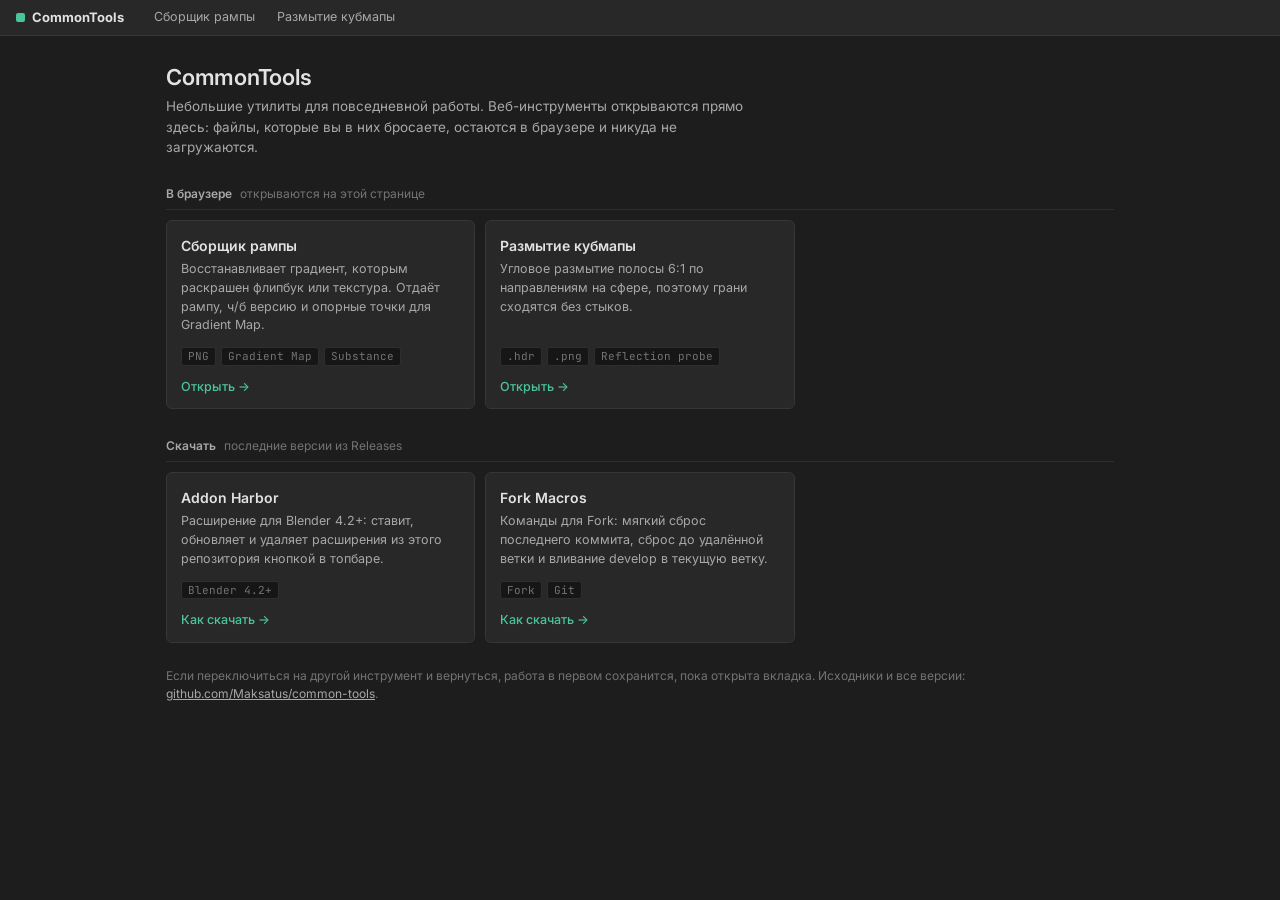
<file: Web/index.html>
<!DOCTYPE html>
<html lang="ru">
<head>
<meta charset="utf-8">
<meta name="viewport" content="width=device-width, initial-scale=1">
<title>CommonTools</title>
<link rel="stylesheet" href="shared/theme.css">
<style>
html,body{height:100%}
body{display:flex;flex-direction:column}

/* ---- top bar: как ряд вкладок рабочих пространств в Blender ---- */
.bar{
  flex:none; display:flex; align-items:center; gap:4px;
  height:36px; padding:0 10px;
  background:var(--panel); border-bottom:1px solid var(--rule);
}
.brand{
  display:flex; align-items:center; gap:7px;
  font-weight:700; font-size:13px; color:var(--ink);
  text-decoration:none; white-space:nowrap; margin-right:10px; padding:4px 6px; border-radius:var(--radius);
}
.brand:hover{background:var(--raised)}
.brand i{width:9px;height:9px;border-radius:2px;background:var(--accent-ink);display:block}
.tabs{display:flex;gap:2px;flex:1;min-width:0;overflow-x:auto;scrollbar-width:none}
.tabs::-webkit-scrollbar{display:none}
.tabs a{
  font-size:12.5px; color:var(--ink2); text-decoration:none;
  padding:4px 10px; border-radius:var(--radius); white-space:nowrap;
}
.tabs a:hover{color:var(--ink);background:var(--raised)}
.tabs a[aria-current="page"]{color:var(--on-accent);background:var(--accent)}
.solo{font-size:12px;color:var(--ink3);text-decoration:none;white-space:nowrap;padding:4px 6px 4px 10px}
.solo:hover{color:var(--accent-ink)}
.solo[hidden]{display:none}

/* ---- content ---- */
main{flex:1;min-height:0;position:relative}
.home{height:100%;overflow:auto}
.home[hidden]{display:none}
.wrap{max-width:980px;margin:0 auto;padding:28px 16px 56px}
.home h1{font-size:22px;margin-bottom:6px}
.lede{margin:0;color:var(--ink2);max-width:66ch;font-size:13.5px}
.section{
  font-size:12px; font-weight:600; color:var(--ink2);
  margin:28px 0 10px; padding-bottom:6px; border-bottom:1px solid var(--rule2);
}
.section span{font-weight:400;color:var(--ink3);margin-left:8px}

.grid{
  display:grid; gap:10px;
  grid-template-columns:repeat(auto-fill,minmax(min(280px,100%),1fr));
}
.card{
  display:flex; flex-direction:column;
  background:var(--panel); border:1px solid var(--rule); border-radius:var(--radius-lg);
  padding:14px 14px 12px; color:inherit; text-decoration:none;
  transition:border-color .1s, background .1s;
}
.card:hover{border-color:var(--accent);background:#2C2C2C}
.card h2{font-size:14px;margin:0 0 4px}
.card p{margin:0;color:var(--ink2);font-size:12.5px;flex:1}
.tags{display:flex;gap:5px;flex-wrap:wrap;margin-top:12px}
.tags span{
  font-family:var(--mono); font-size:11px; color:var(--ink3);
  background:var(--field); border:1px solid var(--rule2); border-radius:3px; padding:0 6px;
}
.go{margin-top:12px;font-size:12.5px;font-weight:500;color:var(--accent-ink)}
.go .ver{font-family:var(--mono);font-weight:400;color:var(--ink3);margin-left:6px}
.note{margin-top:24px;font-size:12px;color:var(--ink3)}
.note a{color:var(--ink2)}

iframe{position:absolute;inset:0;width:100%;height:100%;border:0;background:var(--bg)}
iframe[hidden]{display:none}
</style>
</head>
<body>

<header class="bar">
  <a class="brand" href="#"><i aria-hidden="true"></i>CommonTools</a>
  <nav class="tabs" id="tabs" aria-label="Веб-инструменты"></nav>
  <a class="solo" id="solo" target="_blank" rel="noopener" hidden>Открыть отдельно ↗</a>
</header>

<main id="main">
  <section class="home" id="home">
    <div class="wrap">
      <h1>CommonTools</h1>
      <p class="lede">Небольшие утилиты для повседневной работы. Веб-инструменты открываются прямо здесь: файлы, которые вы в них бросаете, остаются в браузере и никуда не загружаются.</p>

      <h2 class="section">В браузере<span>открываются на этой странице</span></h2>
      <div class="grid" id="web"></div>

      <h2 class="section">Скачать<span>последние версии из Releases</span></h2>
      <div class="grid" id="dl"></div>

      <p class="note">Если переключиться на другой инструмент и вернуться, работа в первом сохранится, пока открыта вкладка. Исходники и все версии: <a href="https://github.com/Maksatus/common-tools" target="_blank" rel="noopener">github.com/Maksatus/common-tools</a>.</p>
    </div>
  </section>
</main>

<script>
const REPO = "Maksatus/common-tools";

/* Веб-инструмент: положите его в tools/<id>/index.html и добавьте запись сюда. */
const TOOLS = [
  {
    id: "ramp-extractor",
    name: "Сборщик рампы",
    desc: "Восстанавливает градиент, которым раскрашен флипбук или текстура. Отдаёт рампу, ч/б версию и опорные точки для Gradient Map.",
    tags: ["PNG", "Gradient Map", "Substance"]
  },
  {
    id: "cubemap-blur",
    name: "Размытие кубмапы",
    desc: "Угловое размытие полосы 6:1 по направлениям на сфере, поэтому грани сходятся без стыков.",
    tags: [".hdr", ".png", "Reflection probe"]
  }
];

/* То, что ставится локально. Ссылка на файл берётся из последнего релиза с тегом <tag>-v*;
   если GitHub не ответил, карточка ведёт на раздел README. */
const DOWNLOADS = [
  {
    tag: "addonharbor", asset: /\.zip$/i, readme: "addon-harbor",
    name: "Addon Harbor",
    desc: "Расширение для Blender 4.2+: ставит, обновляет и удаляет расширения из этого репозитория кнопкой в топбаре.",
    tags: ["Blender 4.2+"]
  },
  {
    tag: "forkmacros", asset: /\.bat$/i, readme: "fork-macros",
    name: "Fork Macros",
    desc: "Команды для Fork: мягкий сброс последнего коммита, сброс до удалённой ветки и вливание develop в текущую ветку.",
    tags: ["Fork", "Git"]
  }
];

const $ = id => document.getElementById(id);
const src = t => "tools/" + t.id + "/index.html";
const frames = {};

function card(item, href, action){
  const a = document.createElement("a");
  a.className = "card";
  a.href = href;
  const h = document.createElement("h2"); h.textContent = item.name;
  const p = document.createElement("p"); p.textContent = item.desc;
  const tags = document.createElement("div"); tags.className = "tags";
  (item.tags || []).forEach(s => { const e = document.createElement("span"); e.textContent = s; tags.appendChild(e); });
  const go = document.createElement("div"); go.className = "go"; go.textContent = action;
  a.append(h, p, tags, go);
  return a;
}

TOOLS.forEach(t => {
  const tab = document.createElement("a");
  tab.href = "#" + t.id;
  tab.textContent = t.name;
  tab.dataset.id = t.id;
  $("tabs").appendChild(tab);
  $("web").appendChild(card(t, "#" + t.id, "Открыть →"));
});

const dlCards = DOWNLOADS.map(d => {
  const a = card(d, "https://github.com/" + REPO + "#" + d.readme, "Как скачать →");
  a.target = "_blank"; a.rel = "noopener";
  $("dl").appendChild(a);
  return a;
});

fetch("https://api.github.com/repos/" + REPO + "/releases?per_page=50")
  .then(r => r.ok ? r.json() : [])
  .then(releases => {
    DOWNLOADS.forEach((d, i) => {
      /* API отдаёт релизы от новых к старым */
      const rel = releases.find(r => !r.draft && !r.prerelease && r.tag_name.startsWith(d.tag + "-v"));
      const file = rel && rel.assets.find(x => d.asset.test(x.name));
      if (!file) return;
      const a = dlCards[i];
      a.href = file.browser_download_url;
      a.removeAttribute("target");
      const go = a.querySelector(".go");
      go.textContent = "⬇ Скачать";
      const v = document.createElement("span"); v.className = "ver";
      v.textContent = rel.tag_name.slice(d.tag.length + 1);
      go.appendChild(v);
    });
  })
  .catch(() => {});

function route(){
  const id = decodeURIComponent(location.hash.slice(1));
  const tool = TOOLS.find(t => t.id === id);

  $("home").hidden = !!tool;
  if (tool && !frames[id]){
    const f = document.createElement("iframe");
    f.src = src(tool);
    f.title = tool.name;
    f.allow = "clipboard-write";
    $("main").appendChild(f);
    frames[id] = f;
  }
  for (const k in frames) frames[k].hidden = k !== id;

  document.querySelectorAll("#tabs a").forEach(a => {
    if (a.dataset.id === id){ a.setAttribute("aria-current", "page"); a.scrollIntoView({block:"nearest", inline:"nearest"}); }
    else a.removeAttribute("aria-current");
  });

  $("solo").hidden = !tool;
  if (tool) $("solo").href = src(tool);
  document.title = tool ? tool.name + " · CommonTools" : "CommonTools";
  if (tool) frames[id].focus();
}
addEventListener("hashchange", route);
route();

/* файл, брошенный мимо инструмента (на шапку), не должен открываться вместо страницы */
addEventListener("dragover", e => e.preventDefault());
addEventListener("drop", e => e.preventDefault());
</script>
</body>
</html>
</file>
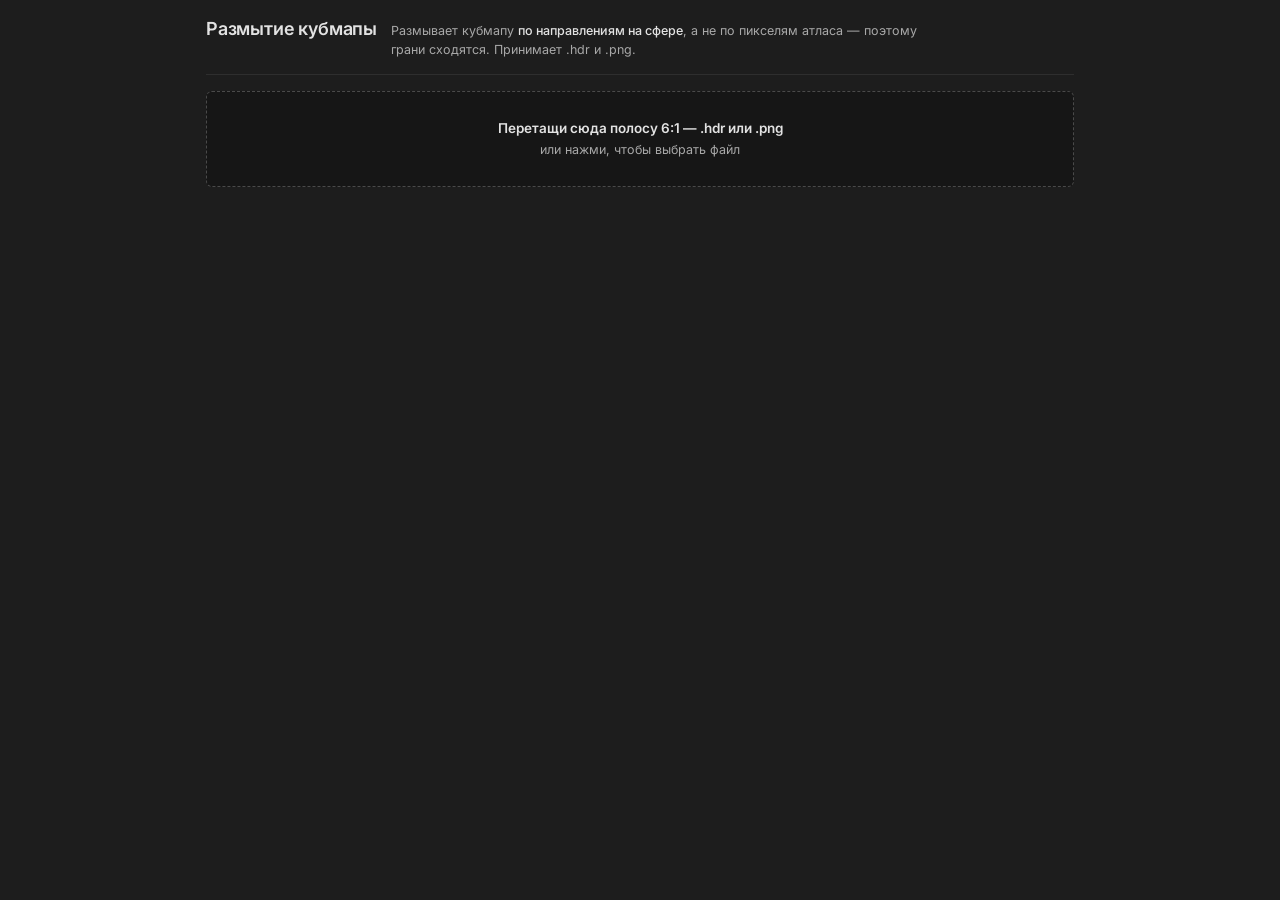
<file: Web/tools/cubemap-blur/index.html>
<!DOCTYPE html>
<html lang="ru">
<head>
<meta charset="utf-8">
<meta name="viewport" content="width=device-width, initial-scale=1">
<title>Размытие кубмапы</title>
<link rel="stylesheet" href="../../shared/theme.css">

<style>
.wrap{max-width:900px;margin:0 auto;padding:0 16px 48px}

/* ---- header ---- */
header{
  display:flex;align-items:baseline;gap:14px;flex-wrap:wrap;
  padding:18px 0 14px;border-bottom:1px solid var(--rule2);margin-bottom:16px;
}
header p{margin:0;color:var(--ink2);font-size:12.5px;max-width:70ch}
header p b{color:var(--ink);font-weight:500}

.panel{margin-bottom:10px}

/* ---- drop zone ---- */
#drop{
  border:1px dashed #4A4A4A; background:var(--field); border-radius:var(--radius-lg);
  padding:26px 16px; text-align:center; cursor:pointer; margin-bottom:10px;
  transition:border-color .12s, background .12s;
}
#drop:hover,#drop.hot{border-color:var(--accent); background:var(--accent-soft)}
#drop .big{font-weight:600; font-size:13.5px}
#drop .sub{color:var(--ink2); font-size:12.5px; margin-top:3px}

/* ---- face ruler: the six faces are real structure, so label them ---- */
.ruler{display:grid; grid-template-columns:repeat(6,1fr); border-bottom:1px solid var(--rule)}
.ruler span{
  font-family:var(--mono); font-size:11px; color:var(--ink3);
  text-align:center; padding-bottom:4px; position:relative;
}
.ruler span+span::before{
  content:""; position:absolute; left:0; top:2px; bottom:0; border-left:1px solid var(--rule);
}
canvas{display:block; width:100%; height:auto; image-rendering:auto; background:var(--field)}

/* ---- controls ---- */
.ctl{display:grid; grid-template-columns:130px 1fr 72px; gap:12px; align-items:center; margin-bottom:8px}
.ctl:last-child{margin-bottom:0}
.ctl label{font-size:12px; color:var(--ink2)}
.ctl output{font-family:var(--mono); font-size:12px; text-align:right; font-variant-numeric:tabular-nums}
input[type=range]{width:100%; margin:0}

/* ---- format choice: переключатель, как enum в Blender ---- */
.fmt{display:grid; grid-template-columns:1fr 1fr; gap:0; margin-bottom:10px}
.fmt button{
  font-family:var(--mono); font-size:12px; font-weight:400; text-align:left;
  background:var(--field); color:var(--ink2); border:1px solid var(--rule);
  padding:6px 10px; line-height:1.35;
}
.fmt button:first-child{border-radius:var(--radius) 0 0 var(--radius)}
.fmt button:last-child{border-radius:0 var(--radius) var(--radius) 0;border-left:0}
.fmt button:hover:not(.on){background:var(--raised)}
.fmt button small{display:block; font-family:var(--sans); font-size:11px; color:var(--ink3)}
.fmt button.on{background:var(--accent); border-color:var(--accent); color:var(--on-accent)}
.fmt button.on small{color:var(--on-accent); opacity:.75}

/* ---- buttons / meta ---- */
button.go{width:100%; min-height:32px}
.meta{font-family:var(--mono); font-size:12px; color:var(--ink2); display:grid; gap:3px; margin:0}
.meta b{color:var(--ink); font-weight:500}
.hide{display:none !important}
.err{font-size:12.5px; color:var(--warn); background:var(--warn-soft); border:1px solid #5A3E26; border-radius:var(--radius); padding:8px 10px; margin:0 0 10px}
@media (max-width:560px){
  .ctl{grid-template-columns:1fr 62px; }
  .ctl label{grid-column:1/-1; margin-bottom:-6px}
}
</style>
</head>
<body>

<div class="wrap">
  <header>
    <h1>Размытие кубмапы</h1>
    <p>Размывает кубмапу <b>по направлениям на сфере</b>, а не по пикселям атласа — поэтому грани сходятся. Принимает .hdr и .png.</p>
  </header>

  <div id="drop" tabindex="0" role="button" aria-label="Выбрать файл">
    <div class="big">Перетащи сюда полосу 6:1 — .hdr или .png</div>
    <div class="sub">или нажми, чтобы выбрать файл</div>
  </div>
  <input type="file" id="file" accept=".hdr,.pic,.png,image/png" class="hide">
  <p id="err" class="err hide"></p>

  <div id="app" class="hide">
    <div class="panel">
      <div class="panel-h"><span>Исходник</span><span id="fname"></span></div>
      <div class="meta" id="meta"></div>
    </div>

    <div class="panel">
      <div class="panel-h">
        <span>Результат</span>
        <span id="status">готово</span>
      </div>
      <div class="ruler"><span>+X</span><span>−X</span><span>+Y</span><span>−Y</span><span>+Z</span><span>−Z</span></div>
      <canvas id="cv" width="1536" height="256"></canvas>
      <div style="height:12px"></div>
      <div class="ctl">
        <label for="sig">Размытие</label>
        <input type="range" id="sig" min="0.5" max="40" step="0.5" value="8">
        <output id="sigv">8.0°</output>
      </div>
      <div class="ctl">
        <label for="ev">Экспозиция превью</label>
        <input type="range" id="ev" min="-4" max="4" step="0.25" value="0">
        <output id="evv">0.00 EV</output>
      </div>
      <p class="meta" style="margin-top:4px">Экспозиция меняет только картинку на экране, не файл. Уводи в минус, чтобы проверить, целы ли блики в небе.</p>
    </div>

    <div class="panel">
      <div class="panel-h"><span>Сохранить</span><span id="fmt-note"></span></div>
      <div class="fmt" role="radiogroup" aria-label="Формат файла">
        <button id="fmt-hdr" role="radio" aria-checked="true" class="on">.hdr <small>Radiance, диапазон целиком</small></button>
        <button id="fmt-png" role="radio" aria-checked="false">.png <small>8 бит, ярче 1.0 обрежется</small></button>
      </div>
      <button class="primary go" id="save">Скачать</button>
    </div>

  </div>
</div>

<script id="core-src" type="text/plain">
// ---- Radiance RGBE decode -------------------------------------------------
function decodeHDR(buf) {
  const b = new Uint8Array(buf);
  let p = 0;
  const line = () => { let s = ""; while (p < b.length && b[p] !== 10) s += String.fromCharCode(b[p++]); p++; return s; };
  if (line().slice(0, 2) !== "#?") throw new Error("Это не файл Radiance .hdr — нет подписи #?RADIANCE в начале.");
  let l;
  while ((l = line()) !== "") {
    if (/FORMAT=/.test(l) && !/32-bit_rle_rgbe/.test(l)) throw new Error("Неподдерживаемый FORMAT: " + l + ". Нужен 32-bit_rle_rgbe (обычный RGBE).");
  }
  const dim = line().match(/-Y\s+(\d+)\s+\+X\s+(\d+)/);
  if (!dim) throw new Error("Неподдерживаемая ориентация строк. Нужна развёртка вида «-Y высота +X ширина».");
  const h = +dim[1], w = +dim[2];
  const out = new Float32Array(w * h * 3);
  const row = new Uint8Array(w * 4);

  for (let y = 0; y < h; y++) {
    if (w >= 8 && w < 32768 && b[p] === 2 && b[p + 1] === 2 && ((b[p + 2] << 8) | b[p + 3]) === w) {
      p += 4;                                     // adaptive RLE, channel by channel
      for (let c = 0; c < 4; c++) {
        let x = 0;
        while (x < w) {
          let n = b[p++];
          if (n > 128) { const v = b[p++]; n -= 128; while (n--) row[(x++) * 4 + c] = v; }
          else { while (n--) row[(x++) * 4 + c] = b[p++]; }
        }
      }
    } else {                                      // flat
      for (let x = 0; x < w; x++) {
        row[x*4] = b[p]; row[x*4+1] = b[p+1]; row[x*4+2] = b[p+2]; row[x*4+3] = b[p+3];
        p += 4;
      }
    }
    for (let x = 0; x < w; x++) {
      const e = row[x*4+3], i = (y*w + x)*3;
      const f = e ? Math.pow(2, e - 136) : 0;     // 2^(e-128) / 256
      out[i] = row[x*4]*f; out[i+1] = row[x*4+1]*f; out[i+2] = row[x*4+2]*f;
    }
  }
  return { width: w, height: h, data: out };
}

// ---- Radiance RGBE encode (flat, uncompressed -- valid per the spec) -------
function encodeHDR(w, h, data) {
  const head = "#?RADIANCE\nFORMAT=32-bit_rle_rgbe\n\n-Y " + h + " +X " + w + "\n";
  const out = new Uint8Array(head.length + w*h*4);
  for (let i = 0; i < head.length; i++) out[i] = head.charCodeAt(i);
  let p = head.length;
  for (let i = 0; i < w*h; i++) {
    const r = Math.max(0, data[i*3]), g = Math.max(0, data[i*3+1]), bl = Math.max(0, data[i*3+2]);
    const m = Math.max(r, g, bl);
    if (m < 1e-32) { out[p]=out[p+1]=out[p+2]=out[p+3]=0; p += 4; continue; }
    const e = Math.ceil(Math.log2(m));
    const s = 256 / Math.pow(2, e);
    out[p]   = Math.min(255, Math.floor(r*s));
    out[p+1] = Math.min(255, Math.floor(g*s));
    out[p+2] = Math.min(255, Math.floor(bl*s));
    out[p+3] = e + 128;
    p += 4;
  }
  return out;
}

// ---- 3-pass box blur ~= gaussian, O(n) whatever the radius ----------------
function boxSizes(sigma, n) {
  const wi = Math.sqrt((12*sigma*sigma/n) + 1);
  let wl = Math.floor(wi); if (wl % 2 === 0) wl--;
  const wu = wl + 2;
  const m = Math.round((12*sigma*sigma - n*wl*wl - 4*n*wl - 3*n) / (-4*wl - 4));
  const r = []; for (let i = 0; i < n; i++) r.push(i < m ? wl : wu);
  return r;
}
function blurRingInto(src, dst, len, stride, off, sigma) {
  if (sigma < 0.01) { for (let i = 0; i < len; i++) dst[off + i*stride] = src[off + i*stride]; return; }
  let a = new Float64Array(len), b = new Float64Array(len);
  for (let i = 0; i < len; i++) a[i] = src[off + i*stride];
  const sizes = boxSizes(sigma, 3);
  for (let s = 0; s < 3; s++) {
    const r = (sizes[s] - 1) >> 1;
    let acc = 0;
    for (let k = -r; k <= r; k++) acc += a[((k % len) + len) % len];
    const inv = 1 / (2*r + 1);
    for (let i = 0; i < len; i++) {
      b[i] = acc * inv;
      acc += a[(i + r + 1) % len] - a[(((i - r) % len) + len) % len];
    }
    const t = a; a = b; b = t;
  }
  for (let i = 0; i < len; i++) dst[off + i*stride] = a[i];
}

// ---- cube <-> direction. Forward and inverse are an exact pair; an
// isotropic spherical blur commutes with rotation, so that is all we need.
function dirToFaceUV(x, y, z) {
  const ax = Math.abs(x), ay = Math.abs(y), az = Math.abs(z);
  if (ax >= ay && ax >= az) return x > 0 ? [0, -z/ax, -y/ax] : [1, z/ax, -y/ax];
  if (ay > ax && ay >= az)  return y > 0 ? [2, x/ay, z/ay]   : [3, x/ay, -z/ay];
  return z > 0 ? [4, x/az, -y/az] : [5, -x/az, -y/az];
}
function faceUVToDir(f, u, v) {
  let d;
  if (f === 0) d = [1,-v,-u]; else if (f === 1) d = [-1,-v,u];
  else if (f === 2) d = [u,1,v]; else if (f === 3) d = [u,-1,-v];
  else if (f === 4) d = [u,-v,1]; else d = [-u,-v,-1];
  const n = Math.sqrt(d[0]*d[0] + d[1]*d[1] + d[2]*d[2]);
  return [d[0]/n, d[1]/n, d[2]/n];
}

// ---- the actual thing -----------------------------------------------------
function blurCubemapStrip(strip, w, h, sigmaDeg, eqH) {
  const S = h;
  if (w !== S*6) throw new Error("Ожидается горизонтальная полоса 6:1, а тут " + w + "x" + h + ".");
  eqH = eqH || 768;
  const eqW = eqH*2;

  // cube -> equirect
  let eq = new Float32Array(eqW*eqH*3);
  const lat = new Float64Array(eqH);
  for (let j = 0; j < eqH; j++) {
    lat[j] = (0.5 - (j + 0.5)/eqH) * Math.PI;
    const sy = Math.sin(lat[j]), cr = Math.cos(lat[j]);
    for (let i = 0; i < eqW; i++) {
      const lon = ((i + 0.5)/eqW*2 - 1) * Math.PI;
      const fuv = dirToFaceUV(cr*Math.sin(lon), sy, cr*Math.cos(lon));
      const f = fuv[0];
      let px = (fuv[1]*0.5 + 0.5)*S - 0.5, py = (fuv[2]*0.5 + 0.5)*S - 0.5;
      px = px < 0 ? 0 : (px > S-1 ? S-1 : px);
      py = py < 0 ? 0 : (py > S-1 ? S-1 : py);
      const x0 = Math.floor(px), y0 = Math.floor(py);
      const x1 = Math.min(x0+1, S-1), y1 = Math.min(y0+1, S-1);
      const tx = px - x0, ty = py - y0, base = f*S;
      const i00 = (y0*w + base + x0)*3, i10 = (y0*w + base + x1)*3;
      const i01 = (y1*w + base + x0)*3, i11 = (y1*w + base + x1)*3;
      const o = (j*eqW + i)*3;
      for (let c = 0; c < 3; c++) {
        eq[o+c] = (strip[i00+c]*(1-tx) + strip[i10+c]*tx)*(1-ty)
                + (strip[i01+c]*(1-tx) + strip[i11+c]*tx)*ty;
      }
    }
  }

  // blur on the sphere. longitude first, kernel widened by 1/cos(lat)
  const sig = sigmaDeg*Math.PI/180;
  const dlon = 2*Math.PI/eqW, dlat = Math.PI/eqH;
  const tmp = new Float32Array(eq.length);
  for (let j = 0; j < eqH; j++) {
    const spx = sig/(dlon*Math.max(Math.cos(lat[j]), 1e-6));
    if (spx > eqW/3) {                          // kernel spans the ring -> ring mean
      for (let c = 0; c < 3; c++) {
        let s = 0;
        for (let i = 0; i < eqW; i++) s += eq[(j*eqW + i)*3 + c];
        s /= eqW;
        for (let i = 0; i < eqW; i++) tmp[(j*eqW + i)*3 + c] = s;
      }
    } else {
      for (let c = 0; c < 3; c++) blurRingInto(eq, tmp, eqW, 3, j*eqW*3 + c, spx);
    }
  }

  // latitude: a meridian plus its antimeridian is a closed great circle, so
  // blurring that ring of length 2*eqH handles both poles exactly right.
  const out2 = new Float32Array(tmp.length);
  const ring = new Float32Array(2*eqH), rout = new Float32Array(2*eqH);
  const half = eqW >> 1;
  for (let i = 0; i < half; i++) {
    const iB = i + half;
    for (let c = 0; c < 3; c++) {
      for (let j = 0; j < eqH; j++) ring[j] = tmp[(j*eqW + i)*3 + c];
      for (let j = 0; j < eqH; j++) ring[eqH + j] = tmp[((eqH-1-j)*eqW + iB)*3 + c];
      blurRingInto(ring, rout, 2*eqH, 1, 0, sig/dlat);
      for (let j = 0; j < eqH; j++) out2[(j*eqW + i)*3 + c] = rout[j];
      for (let j = 0; j < eqH; j++) out2[((eqH-1-j)*eqW + iB)*3 + c] = rout[eqH + j];
    }
  }

  // equirect -> cube
  const out = new Float32Array(w*h*3);
  for (let f = 0; f < 6; f++) {
    for (let py = 0; py < S; py++) {
      const v = (py + 0.5)/S*2 - 1;
      for (let px = 0; px < S; px++) {
        const u = (px + 0.5)/S*2 - 1;
        const d = faceUVToDir(f, u, v);
        let y = (0.5 - Math.asin(Math.max(-1, Math.min(1, d[1])))/Math.PI)*eqH - 0.5;
        const xf = (Math.atan2(d[0], d[2])/(2*Math.PI) + 0.5)*eqW - 0.5;
        y = y < 0 ? 0 : (y > eqH-1 ? eqH-1 : y);
        const y0 = Math.floor(y), y1 = Math.min(y0+1, eqH-1), ty = y - y0;
        const x0 = ((Math.floor(xf) % eqW) + eqW) % eqW, x1 = (x0+1) % eqW, tx = xf - Math.floor(xf);
        const o = (py*w + f*S + px)*3;
        for (let c = 0; c < 3; c++) {
          out[o+c] = (out2[(y0*eqW + x0)*3 + c]*(1-tx) + out2[(y0*eqW + x1)*3 + c]*tx)*(1-ty)
                   + (out2[(y1*eqW + x0)*3 + c]*(1-tx) + out2[(y1*eqW + x1)*3 + c]*tx)*ty;
        }
      }
    }
  }
  return out;
}


</script>

<script id="worker-src" type="text/plain">
self.onmessage = function (e) {
  const d = e.data;
  try {
    const out = blurCubemapStrip(d.strip, d.w, d.h, d.sigma);
    self.postMessage({ ok: true, out: out, sigma: d.sigma }, [out.buffer]);
  } catch (err) {
    self.postMessage({ ok: false, msg: err.message });
  }
};
</script>

<script>
const $ = id => document.getElementById(id);
const core = $("core-src").textContent;

// The core runs in the page too: decode/encode happen here, and the blur runs
// here as well if a worker is not available.
(new Function(core + "\nwindow.__core = {decodeHDR, encodeHDR, blurCubemapStrip};"))();
const { decodeHDR, encodeHDR, blurCubemapStrip } = window.__core;

// A worker keeps the UI responsive, but Chrome refuses to build one from a
// blob: URL when the page itself was opened as a local file. So treat the
// worker as an optimisation and fall back to computing here if it is missing
// or fails for any reason.
let worker = null;
try {
  worker = new Worker(URL.createObjectURL(
    new Blob([core + "\n" + $("worker-src").textContent], { type: "application/javascript" })));
  worker.onerror = () => { worker = null; if (busy) { busy = false; run(); } };
} catch (e) {
  worker = null;
}

let src = null, result = null, name = "cubemap", busy = false, pending = null;
let srcWasLDR = false, fmt = "hdr";

/* ---- sRGB transfer. PNG stores gamma-encoded values; blurring those
   directly darkens the result, so decode to linear light first and
   re-encode on the way out. ------------------------------------------- */
const SRGB2LIN = new Float32Array(256);
for (let i = 0; i < 256; i++) {
  const c = i / 255;
  SRGB2LIN[i] = c <= 0.04045 ? c / 12.92 : Math.pow((c + 0.055) / 1.055, 2.4);
}
const lin2srgb = v => (v <= 0.0031308 ? v * 12.92 : 1.055 * Math.pow(v, 1 / 2.4) - 0.055);

/* ---------------------------------------------------------------- loading */
function fail(msg) { $("err").textContent = msg; $("err").classList.remove("hide"); }

function isPNG(file) {
  return /\.png$/i.test(file.name) || file.type === "image/png";
}

async function decodePNG(file) {
  if (typeof createImageBitmap !== "function") {
    throw new Error("Этот браузер не умеет читать PNG таким способом. Нужен Chrome/Edge 50+, Firefox 42+ или Safari 15+. Вариант проще — сохрани файл в .hdr, он читается без этого.");
  }
  const bmp = await createImageBitmap(file);
  const cv = document.createElement("canvas");
  cv.width = bmp.width; cv.height = bmp.height;
  const ctx = cv.getContext("2d", { willReadFrequently: true });
  ctx.drawImage(bmp, 0, 0);
  bmp.close && bmp.close();
  const rgba = ctx.getImageData(0, 0, cv.width, cv.height).data;
  const out = new Float32Array(cv.width * cv.height * 3);
  for (let i = 0, n = cv.width * cv.height; i < n; i++) {
    out[i * 3]     = SRGB2LIN[rgba[i * 4]];
    out[i * 3 + 1] = SRGB2LIN[rgba[i * 4 + 1]];
    out[i * 3 + 2] = SRGB2LIN[rgba[i * 4 + 2]];
  }
  return { width: cv.width, height: cv.height, data: out };
}

async function load(file) {
  $("err").classList.add("hide");
  let img;
  const png = isPNG(file);
  try {
    img = png ? await decodePNG(file)
              : decodeHDR(await file.arrayBuffer());
  } catch (e) {
    return fail(e.message || "Не удалось прочитать файл.");
  }
  if (img.width !== img.height * 6) {
    return fail(`Нужна горизонтальная полоса из шести граней (соотношение 6:1). В файле ${img.width}×${img.height}. Если у тебя крест или lat-long — сначала переведи в полосу.`);
  }

  src = img;
  srcWasLDR = png;
  name = file.name.replace(/\.(hdr|pic|png)$/i, "");
  setFmt(png ? "png" : "hdr");

  let mn = Infinity, mx = -Infinity;
  for (const v of img.data) { if (v < mn) mn = v; if (v > mx) mx = v; }
  $("fname").textContent = file.name;
  $("meta").innerHTML =
    `<div>размер <b>${img.width}×${img.height}</b>, грань <b>${img.height} px</b></div>` +
    `<div>диапазон <b>${mn.toFixed(4)} … ${mx.toFixed(3)}</b>${png ? " (из sRGB в линейный)" : ""}</div>` +
    (png
      ? `<div style="color:var(--warn)">PNG — это 8 бит без HDR-диапазона. Если исходник был реальной пробой с яркостями выше 1.0, они уже обрезаны, и блики в небе не восстановить. Для проб лучше .hdr.</div>`
      : mx <= 1.001
        ? `<div style="color:var(--warn)">выше 1.0 ничего нет — похоже, HDR-диапазон уже потерян где-то раньше</div>`
        : `<div>${(100 * countAbove(img.data)).toFixed(1)}% пикселей яркее 1.0 — диапазон на месте</div>`);
  $("cv").width = img.width; $("cv").height = img.height;
  $("app").classList.remove("hide");
  $("drop").querySelector(".big").textContent = "Загрузить другой файл";
  run();
}
function countAbove(a) { let n = 0; for (const v of a) if (v > 1) n++; return n / a.length; }

function setFmt(f) {
  fmt = f;
  $("fmt-hdr").classList.toggle("on", f === "hdr");
  $("fmt-png").classList.toggle("on", f === "png");
  $("fmt-hdr").setAttribute("aria-checked", f === "hdr");
  $("fmt-png").setAttribute("aria-checked", f === "png");
  updateClipNote();
}
function updateClipNote() {
  if (!result) { $("fmt-note").textContent = ""; return; }
  if (fmt === "hdr") { $("fmt-note").textContent = "без потерь"; return; }
  let over = 0;
  for (const v of result) if (v > 1) over++;
  $("fmt-note").textContent = over
    ? `обрежется ${(100 * over / result.length).toFixed(1)}% значений`
    : "обрезать нечего";
}

/* ---------------------------------------------------------------- compute */
function run() {
  if (!src) return;
  const sigma = +$("sig").value;
  if (busy) { pending = sigma; return; }
  busy = true;
  $("status").textContent = "считаю…";
  $("save").disabled = true;

  if (worker) {
    worker.postMessage({ strip: src.data, w: src.width, h: src.height, sigma });
    return;
  }
  // no worker: let the browser paint "считаю…" first, then block briefly
  requestAnimationFrame(() => setTimeout(() => {
    let out;
    try { out = blurCubemapStrip(src.data, src.width, src.height, sigma); }
    catch (err) { finish({ ok: false, msg: err.message }); return; }
    finish({ ok: true, out, sigma });
  }, 0));
}

function finish(d) {
  busy = false;
  if (!d.ok) { $("status").textContent = "ошибка"; fail(d.msg); return; }
  result = d.out;
  $("status").textContent = `${d.sigma.toFixed(1)}°`;
  draw();
  updateClipNote();
  $("save").disabled = false;
  if (pending !== null && pending !== d.sigma) { pending = null; run(); } else pending = null;
}

if (worker) worker.onmessage = e => finish(e.data);

/* ---------------------------------------------------------------- preview */
function draw() {
  if (!result) return;
  const cv = $("cv"), ctx = cv.getContext("2d");
  const n = cv.width * cv.height;
  const im = ctx.createImageData(cv.width, cv.height);
  const g = Math.pow(2, +$("ev").value);
  for (let i = 0; i < n; i++) {
    for (let c = 0; c < 3; c++) {
      const v = Math.min(1, Math.max(0, result[i * 3 + c] * g));
      im.data[i * 4 + c] = Math.round(Math.pow(v, 1 / 2.2) * 255);
    }
    im.data[i * 4 + 3] = 255;
  }
  ctx.putImageData(im, 0, 0);
  // hairlines on the five internal joins, so seams are easy to eyeball
  const S = cv.height;
  ctx.fillStyle = "rgba(76,196,154,.8)";
  for (let f = 1; f < 6; f++) ctx.fillRect(f * S - 1, 0, 2, S);
}

/* ---------------------------------------------------------------- wiring */
$("sig").oninput = () => { $("sigv").textContent = (+$("sig").value).toFixed(1) + "°"; run(); };
$("ev").oninput  = () => { $("evv").textContent  = (+$("ev").value).toFixed(2) + " EV"; draw(); };

$("drop").onclick = () => $("file").click();
$("drop").onkeydown = e => { if (e.key === "Enter" || e.key === " ") { e.preventDefault(); $("file").click(); } };
$("file").onchange = e => { if (e.target.files[0]) load(e.target.files[0]).catch(err => fail(err.message)); };
["dragenter", "dragover"].forEach(t => $("drop").addEventListener(t, e => {
  e.preventDefault(); $("drop").classList.add("hot");
}));
["dragleave", "drop"].forEach(t => $("drop").addEventListener(t, e => {
  e.preventDefault(); $("drop").classList.remove("hot");
}));
$("drop").addEventListener("drop", e => { if (e.dataTransfer.files[0]) load(e.dataTransfer.files[0]).catch(err => fail(err.message)); });
window.addEventListener("dragover", e => e.preventDefault());
window.addEventListener("drop", e => e.preventDefault());

$("fmt-hdr").onclick = () => setFmt("hdr");
$("fmt-png").onclick = () => setFmt("png");

function download(blob, ext) {
  const a = document.createElement("a");
  a.href = URL.createObjectURL(blob);
  a.download = `${name}_blur${(+$("sig").value).toFixed(1)}deg.${ext}`;
  a.click();
  setTimeout(() => URL.revokeObjectURL(a.href), 5000);
}

$("save").onclick = () => {
  if (!result) return;
  if (fmt === "hdr") {
    download(new Blob([encodeHDR(src.width, src.height, result)],
                      { type: "image/vnd.radiance" }), "hdr");
    return;
  }
  // clean canvas: no preview exposure, no seam hairlines
  const cv = document.createElement("canvas");
  cv.width = src.width; cv.height = src.height;
  const ctx = cv.getContext("2d");
  const im = ctx.createImageData(cv.width, cv.height);
  for (let i = 0, n = cv.width * cv.height; i < n; i++) {
    for (let c = 0; c < 3; c++) {
      const v = Math.min(1, Math.max(0, result[i * 3 + c]));
      im.data[i * 4 + c] = Math.round(lin2srgb(v) * 255);
    }
    im.data[i * 4 + 3] = 255;
  }
  ctx.putImageData(im, 0, 0);
  cv.toBlob(b => download(b, "png"), "image/png");
};
</script>
</file>
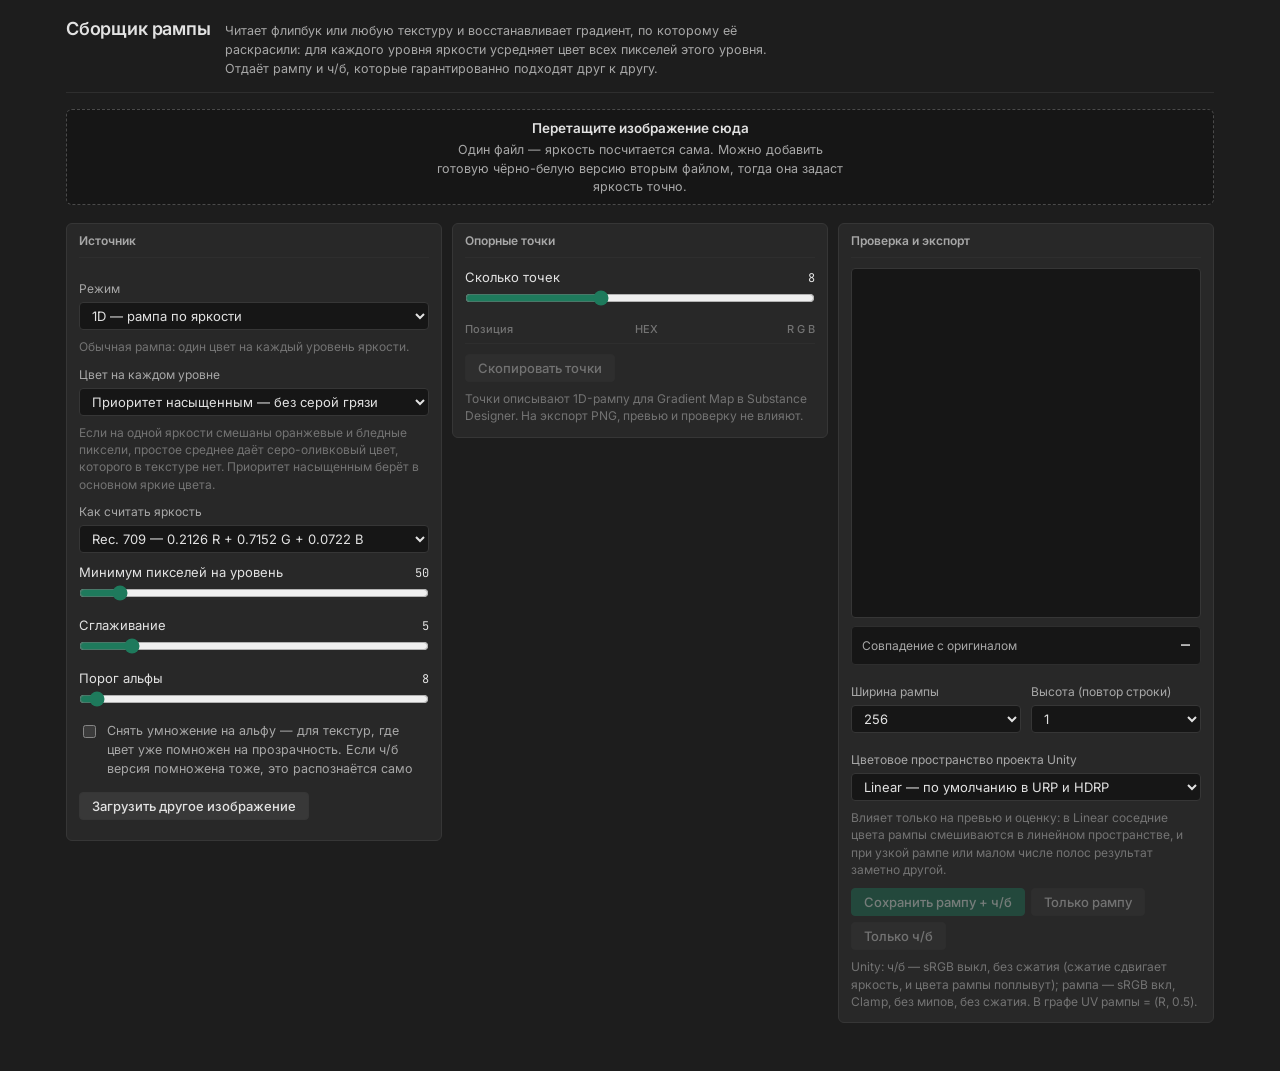
<file: Web/tools/ramp-extractor/index.html>
<!DOCTYPE html>
<html lang="ru">
<head>
<meta charset="utf-8">
<meta name="viewport" content="width=device-width, initial-scale=1">
<title>Сборщик рампы</title>
<link rel="stylesheet" href="../../shared/theme.css">
<style>
[hidden]{display:none !important}
.wrap{max-width:1180px;margin:0 auto;padding:0 16px 48px}

/* ---- header ---- */
header{
  display:flex;align-items:baseline;gap:14px;flex-wrap:wrap;
  padding:18px 0 14px;border-bottom:1px solid var(--rule2);margin-bottom:16px;
}
header p{margin:0;color:var(--ink2);font-size:12.5px;max-width:70ch}

/* ---- hero strip ---- */
.stage{margin-bottom:8px}
.strip{
  position:relative;height:96px;border-radius:var(--radius-lg);overflow:hidden;
  background:var(--field);border:1px solid var(--rule);
}
.strip img{display:block;width:100%;height:100%;image-rendering:auto}
.strip.empty{
  border:1px dashed #4A4A4A;background:var(--field);
  display:flex;align-items:center;justify-content:center;
  text-align:center;padding:16px;cursor:pointer;transition:border-color .12s,background .12s;
}
.strip.empty:hover,.strip.empty:focus-visible{border-color:var(--accent);background:var(--accent-soft)}
.strip.drag{border-color:var(--accent-ink);background:var(--accent-soft);border-style:solid}
.strip.nodata{border-style:dashed;background:var(--field);display:flex;align-items:center;justify-content:center;text-align:center;padding:16px}
.drop-copy{font-size:12.5px;color:var(--ink2);max-width:52ch}
.drop-copy b{color:var(--ink);font-weight:600;display:block;margin-bottom:3px;font-size:13.5px}
.reveal img{clip-path:inset(0 0 0 0)}
@media (prefers-reduced-motion:no-preference){
  .reveal img{animation:wipe .5s cubic-bezier(.22,.8,.3,1) both}
  @keyframes wipe{from{clip-path:inset(0 100% 0 0)}to{clip-path:inset(0 0 0 0)}}
}

/* coverage bar: real samples vs interpolated */
.coverage{display:flex;height:7px;margin-top:3px;gap:0;border-radius:2px;overflow:hidden;background:var(--raised)}
.coverage i{flex:1 1 0;display:block}
.scale{display:flex;justify-content:space-between;margin-top:5px;color:var(--ink3);font-size:11px}

.legend{display:flex;gap:16px;flex-wrap:wrap;margin-top:8px;font-size:12px;color:var(--ink2)}
.legend span{display:flex;align-items:center;gap:6px}
.swatch{width:16px;height:7px;border-radius:1px;display:inline-block}

/* ---- columns: каждая колонка — панель, как в Blender ---- */
.cols{display:grid;grid-template-columns:repeat(3,minmax(0,1fr));gap:10px;margin-top:18px;align-items:start}
@media (max-width:900px){.cols{grid-template-columns:minmax(0,1fr)}}
.col{background:var(--panel);border:1px solid var(--rule);border-radius:var(--radius-lg);padding:10px 12px 12px}
.col > h2{
  font-size:12px;font-weight:600;color:var(--ink2);margin:-2px 0 10px;
  padding-bottom:7px;border-bottom:1px solid var(--rule2);
}
.hint{margin:8px 0 0}

/* ---- source thumbs ---- */
.thumbs{display:flex;gap:8px;margin-bottom:12px;flex-wrap:wrap}
.thumb{width:84px}
.thumb canvas{
  width:84px;height:84px;display:block;border:1px solid var(--rule);
  border-radius:var(--radius);background:var(--field);object-fit:contain;
}
.thumb figcaption{font-size:11px;color:var(--ink3);margin-top:4px;line-height:1.3;word-break:break-word}
.thumb figcaption em{font-style:normal;color:var(--ink2);display:block}

/* ---- controls ---- */
.field{margin-bottom:10px}
.field > label{display:block;font-size:12px;color:var(--ink2);margin-bottom:4px}
select,input[type=range]{width:100%}
input[type=range]{margin:2px 0}
.rowval{display:flex;justify-content:space-between;align-items:baseline;gap:8px}
.rowval .v{font-size:12px;color:var(--ink)}
.check{display:flex;align-items:flex-start;gap:8px;font-size:12.5px;color:var(--ink2);cursor:pointer}
.check input{margin-top:3px}
.btnrow{display:flex;gap:6px;flex-wrap:wrap;margin-top:10px}

/* ---- key points table ---- */
table{width:100%;border-collapse:collapse;font-size:12px}
th{
  text-align:left;font-weight:500;color:var(--ink3);font-size:11px;
  padding:0 0 5px;border-bottom:1px solid var(--rule2);
}
td{padding:4px 0;border-bottom:1px solid var(--rule2);vertical-align:middle}
td.chip{width:26px}
.chip i{display:block;width:18px;height:18px;border-radius:3px;border:1px solid var(--rule)}
th.num,td.num{text-align:right}

/* ---- recon ---- */
.recon{
  border:1px solid var(--rule);border-radius:var(--radius);background:var(--field);
  display:block;width:100%;height:auto;max-height:70vh;object-fit:contain;
}
.metric{
  display:flex;justify-content:space-between;align-items:baseline;gap:10px;
  margin-top:8px;padding:7px 10px;background:var(--field);
  border:1px solid var(--rule2);border-radius:var(--radius);
}
.metric .k{font-size:12px;color:var(--ink2)}
.metric .n{font-size:15px;font-weight:500}
.verdict{font-size:12px;margin-top:8px;line-height:1.45}
.verdict.ok{color:var(--ink2)}
.verdict.warn{color:var(--warn)}

.msg{margin-top:10px}
.msg[hidden]{display:none}
.busy{color:var(--ink3);font-size:12.5px}
.sr{position:absolute;width:1px;height:1px;overflow:hidden;clip:rect(0 0 0 0);white-space:nowrap}
</style>
</head>
<body>
<div class="wrap">

<header>
  <h1>Сборщик рампы</h1>
  <p>Читает флипбук или любую текстуру и восстанавливает градиент, по которому её раскрасили: для каждого уровня яркости усредняет цвет всех пикселей этого уровня. Отдаёт рампу и ч/б, которые гарантированно подходят друг к другу.</p>
</header>

<div class="stage">
  <div class="strip empty" id="strip" tabindex="0" role="button" aria-label="Выбрать изображение">
    <div class="drop-copy">
      <b>Перетащите изображение сюда</b>
      Один файл — яркость посчитается сама. Можно добавить готовую чёрно-белую версию вторым файлом, тогда она задаст яркость точно.
    </div>
  </div>
  <div class="coverage" id="coverage" hidden aria-hidden="true"></div>
  <div class="scale mono" id="scale" hidden><span>0.00</span><span>0.25</span><span>0.50</span><span>0.75</span><span>1.00</span></div>
  <div class="legend" id="legend" hidden>
    <span><i class="swatch" style="background:var(--accent-ink)"></i>уровень найден в изображении</span>
    <span><i class="swatch" style="background:var(--rule2);border:1px solid var(--rule)"></i>достроен интерполяцией</span>
    <span id="stripinfo" class="mono"></span>
  </div>
</div>

<input type="file" id="file" accept="image/*" multiple class="sr">

<div class="cols">

  <section class="col">
    <h2>Источник</h2>
    <div class="thumbs" id="thumbs"></div>

    <div class="field">
      <label for="mode">Режим</label>
      <select id="mode">
        <option value="1d">1D — рампа по яркости</option>
        <option value="2d">2D — яркость × оттенок</option>
      </select>
      <p class="hint" id="modehint"></p>
    </div>

    <div class="field">
      <label for="avgmode">Цвет на каждом уровне</label>
      <select id="avgmode">
        <option value="sat">Приоритет насыщенным — без серой грязи</option>
        <option value="mean">Простое среднее</option>
      </select>
      <p class="hint">Если на одной яркости смешаны оранжевые и бледные пиксели, простое среднее даёт серо-оливковый цвет, которого в текстуре нет. Приоритет насыщенным берёт в основном яркие цвета.</p>
    </div>

    <div class="field">
      <label for="luma">Как считать яркость</label>
      <select id="luma">
        <option value="709">Rec. 709 — 0.2126 R + 0.7152 G + 0.0722 B</option>
        <option value="601">Rec. 601 — 0.299 R + 0.587 G + 0.114 B</option>
        <option value="max">Максимум канала</option>
        <option value="avg">Среднее трёх каналов</option>
      </select>
    </div>

    <div class="field">
      <div class="rowval"><label for="minc">Минимум пикселей на уровень</label><span class="v mono" id="mincv">50</span></div>
      <input type="range" id="minc" min="1" max="500" step="1" value="50">
    </div>

    <div class="field">
      <div class="rowval"><label for="smooth">Сглаживание</label><span class="v mono" id="smoothv">5</span></div>
      <input type="range" id="smooth" min="1" max="31" step="2" value="5">
    </div>

    <div class="field">
      <div class="rowval"><label for="alpha">Порог альфы</label><span class="v mono" id="alphav">8</span></div>
      <input type="range" id="alpha" min="0" max="255" step="1" value="8">
    </div>

    <label class="check"><input type="checkbox" id="unmult"> <span>Снять умножение на альфу — для текстур, где цвет уже помножен на прозрачность. Если ч/б версия помножена тоже, это распознаётся само</span></label>

    <button id="reset" style="margin-top:14px">Загрузить другое изображение</button>
    <p class="hint" id="srcinfo"></p>
  </section>

  <section class="col">
    <h2>Опорные точки</h2>
    <div class="field">
      <div class="rowval"><label for="kpn">Сколько точек</label><span class="v mono" id="kpnv">8</span></div>
      <input type="range" id="kpn" min="3" max="16" step="1" value="8">
    </div>
    <table>
      <thead><tr><th></th><th>Позиция</th><th>HEX</th><th class="num">R G B</th></tr></thead>
      <tbody id="kptable"></tbody>
    </table>
    <div class="btnrow">
      <button id="copy">Скопировать точки</button>
    </div>
    <p class="hint">Точки описывают 1D-рампу для Gradient Map в Substance Designer. На экспорт PNG, превью и проверку не влияют.</p>
  </section>

  <section class="col">
    <h2>Проверка и экспорт</h2>
    <canvas class="recon" id="recon" width="10" height="10"></canvas>
    <div class="metric">
      <span class="k">Совпадение с оригиналом</span>
      <span class="n mono" id="err">—</span>
    </div>
    <p class="hint" id="errdetail"></p>
    <p class="verdict" id="verdict"></p>

    <div style="display:grid;grid-template-columns:1fr 1fr;gap:10px;margin-top:18px">
      <div class="field">
        <label for="outw">Ширина рампы</label>
        <select id="outw">
          <option value="16">16</option>
          <option value="32">32</option>
          <option value="64">64</option>
          <option value="128">128</option>
          <option value="256" selected>256</option>
          <option value="512">512</option>
          <option value="1024">1024</option>
        </select>
      </div>
      <div class="field">
        <label for="outh" id="outhlabel">Высота</label>
        <select id="outh">
          <option value="1" selected>1</option>
          <option value="2">2</option>
          <option value="4">4</option>
          <option value="8">8</option>
          <option value="16">16</option>
          <option value="32">32</option>
          <option value="64">64</option>
        </select>
      </div>
    </div>
    <p class="hint" id="sizehint"></p>
    <div class="field">
      <label for="colorspace">Цветовое пространство проекта Unity</label>
      <select id="colorspace">
        <option value="linear" selected>Linear — по умолчанию в URP и HDRP</option>
        <option value="gamma">Gamma</option>
      </select>
      <p class="hint">Влияет только на превью и оценку: в Linear соседние цвета рампы смешиваются в линейном пространстве, и при узкой рампе или малом числе полос результат заметно другой.</p>
    </div>
    <div class="btnrow">
      <button class="primary" id="saveboth" disabled>Сохранить рампу + ч/б</button>
      <button id="save" disabled>Только рампу</button>
      <button id="savegrey" disabled>Только ч/б</button>
    </div>
    <div class="msg" id="msg" hidden></div>
    <p class="hint" id="unityhint"></p>
  </section>

</div>
</div>

<script>
(function(){
"use strict";

var el = function(id){ return document.getElementById(id); };

var state = {
  colorImg:null, lumaImg:null, names:null,
  colorData:null, lumaData:null, w:0, h:0,
  lumaPremul:false,           // ч/б версия помножена на альфу (см. greyIsPremultiplied)
  L:null, Q:null,             // яркость и оттенок каждого пикселя, 0..255 — ровно то, что уйдёт в ч/б
  r1:null, r2:null, bands:1,  // 1D-рампа 256×3 и 2D-рампа 256×bands×3 (float)
  ramp:null, valid:null, keypoints:[],
  img:null, W:0, H:0,         // экспортируемая рампа W×H, байты RGBA
  pass1:null,                 // кэш первого прохода по пикселям (см. compute)
  fresh:false,                // только что загружено новое изображение — показать рампу с анимацией
  loadNote:null,              // предупреждение о входных файлах текущей загрузки {text, kind}
  saved:{}                    // по имени текстуры: отпечаток ч/б на момент последнего сохранения рампы и ч/б
};


/* ---------- loading ---------- */

/* createImageBitmap без цветовой конверсии: пиксели читаются как есть, так же как в Unity и Designer */
async function readImage(file){
  var img;
  try {
    img = await createImageBitmap(file, {colorSpaceConversion:"none", premultiplyAlpha:"none"});
  } catch(e){
    throw new Error("Не удалось прочитать " + file.name);
  }
  img.naturalWidth = img.width; img.naturalHeight = img.height;
  return {img:img, name:file.name};
}

function pixelsCanvas(img){
  var c = document.createElement("canvas");
  c.width = img.naturalWidth; c.height = img.naturalHeight;
  var ctx = c.getContext("2d", {willReadFrequently:true});
  ctx.drawImage(img, 0, 0);
  return ctx.getImageData(0, 0, c.width, c.height).data;
}

/* 2D-canvas хранит цвет уже помноженным на альфу, поэтому у полупрозрачных пикселей getImageData
   возвращает огрублённый цвет, а при альфе 0 — чёрный. WebGL без премультипликации отдаёт байты файла как есть. */
function pixelsExact(img){
  var gl = null;
  try {
    var w = img.naturalWidth, h = img.naturalHeight;
    gl = document.createElement("canvas").getContext("webgl", {premultipliedAlpha:false, antialias:false, depth:false, stencil:false});
    if (!gl) return null;
    var max = gl.getParameter(gl.MAX_TEXTURE_SIZE);
    if (w > max || h > max) return null;
    gl.bindTexture(gl.TEXTURE_2D, gl.createTexture());
    gl.pixelStorei(gl.UNPACK_FLIP_Y_WEBGL, false);
    gl.pixelStorei(gl.UNPACK_PREMULTIPLY_ALPHA_WEBGL, false);
    gl.pixelStorei(gl.UNPACK_COLORSPACE_CONVERSION_WEBGL, gl.NONE);
    gl.texImage2D(gl.TEXTURE_2D, 0, gl.RGBA, gl.RGBA, gl.UNSIGNED_BYTE, img);
    gl.bindFramebuffer(gl.FRAMEBUFFER, gl.createFramebuffer());
    gl.framebufferTexture2D(gl.FRAMEBUFFER, gl.COLOR_ATTACHMENT0, gl.TEXTURE_2D, gl.getParameter(gl.TEXTURE_BINDING_2D), 0);
    if (gl.checkFramebufferStatus(gl.FRAMEBUFFER) !== gl.FRAMEBUFFER_COMPLETE) return null;
    var out = new Uint8Array(w*h*4);
    gl.readPixels(0, 0, w, h, gl.RGBA, gl.UNSIGNED_BYTE, out);
    if (gl.getError() !== gl.NO_ERROR) return null;
    return new Uint8ClampedArray(out.buffer);
  } catch(e){
    return null;
  } finally {
    var lose = gl && gl.getExtension("WEBGL_lose_context");
    if (lose) lose.loseContext();
  }
}

/* Сверка WebGL с 2D-canvas по 64 строкам, разбросанным по всей высоте. Непрозрачные пиксели canvas читает без
   потерь — они должны совпасть байт в байт. Полупрозрачные canvas хранит помноженными на альфу, поэтому их
   сравниваем тоже в помноженном виде, с допуском на округление. Так ловится и WebGL, который сам что-то умножил
   или перевёл в другое цветовое пространство. */
function sameAsCanvas(img, exact){
  var w = img.naturalWidth, h = img.naturalHeight, rows = Math.min(h, 64);
  var c = document.createElement("canvas");
  c.width = w; c.height = 1;
  var ctx = c.getContext("2d", {willReadFrequently:true});
  ctx.imageSmoothingEnabled = false;
  for (var k = 0; k < rows; k++){
    var y = Math.floor((k + 0.5) * h / rows);
    ctx.clearRect(0, 0, w, 1);
    ctx.drawImage(img, 0, y, w, 1, 0, 0, w, 1);
    var ref = ctx.getImageData(0, 0, w, 1).data, base = y*w*4;
    for (var i = 0; i < ref.length; i += 4){
      var a = ref[i+3], o = base + i;
      if (exact[o+3] !== a) return false;
      if (a === 0) continue;
      for (var ch = 0; ch < 3; ch++){
        var e = exact[o+ch], r = ref[i+ch];
        if (a === 255 ? e !== r : Math.abs(Math.round(e*a/255) - Math.round(r*a/255)) > 1) return false;
      }
    }
  }
  return true;
}

function pixels(img){
  var exact = pixelsExact(img);
  if (exact && sameAsCanvas(img, exact)) return exact;
  return pixelsCanvas(img);
}

/* насколько изображение цветное. Почти чёрные пиксели оттенка не несут и не учитываются: иначе цветные искры
   на чёрном фоне (меньше 1% кадра) выглядели бы как ч/б картинка. chroma — средний разброс каналов, по нему
   из двух файлов выбирается цветной */
function colourStats(data){
  var checked = 0, coloured = 0, spread = 0, aMin = Math.max(1, +el("alpha").value);
  for (var o = 0; o < data.length; o += 4){
    if (data[o+3] < aMin) continue;
    var r = data[o], g = data[o+1], b = data[o+2];
    if (r < 16 && g < 16 && b < 16) continue;
    var d = Math.max(r, g, b) - Math.min(r, g, b);
    checked++; spread += d;
    if (d > 4) coloured++;
  }
  return {grey: checked >= 20 && coloured / checked < 0.01, chroma: checked ? spread / checked : 0};
}

/* Помножена ли ч/б версия на альфу так же, как цвет? Нужно только при включённом «снять умножение», и делить её
   на альфу вслепую нельзя: ч/б бывает и прямой. Помноженная ч/б никогда не ярче альфы — если заметная доля
   пикселей ярче, она точно прямая. Иначе выбираем прочтение, при котором (уже освобождённые от альфы) цвета
   внутри каждого уровня яркости разбросаны меньше: ровно это и нужно для рампы. Сравнивать с яркостью самого
   цвета нельзя: рампа может сильно менять яркость (лёд, дым), и тогда прямая ч/б похожа на помноженную. */
function greyIsPremultiplied(grey, col){
  var semi = 0, over = 0;
  var n1 = new Float64Array(256), s1 = new Float64Array(768), n2 = new Float64Array(256), s2 = new Float64Array(768);
  var ss1 = 0, ss2 = 0;
  for (var o = 0; o < col.length; o += 4){
    var a = col[o+3];
    if (a < 8 || a > 247) continue;
    semi++;
    var g = grey[o];
    if (g > a + 2) over++;
    var l1 = g, l2 = Math.min(255, Math.round(g * 255 / a)), k = 255 / a;
    n1[l1]++; n2[l2]++;
    for (var ch = 0; ch < 3; ch++){
      var c = Math.min(255, col[o+ch] * k);
      s1[l1*3+ch] += c; s2[l2*3+ch] += c;
      ss1 += c*c; ss2 += c*c;
    }
  }
  if (semi < 20 || over > semi * 0.01) return false;
  /* разброс внутри уровней = Σc² − Σ(Σc)²/n; Σc² у обоих прочтений общий */
  var b1 = 0, b2 = 0;
  for (var v = 0; v < 256; v++){
    for (var ch2 = 0; ch2 < 3; ch2++){
      if (n1[v]) b1 += s1[v*3+ch2] * s1[v*3+ch2] / n1[v];
      if (n2[v]) b2 += s2[v*3+ch2] * s2[v*3+ch2] / n2[v];
    }
  }
  var w1 = ss1 - b1, w2 = ss2 - b2;
  return w2 < w1 * 0.9;
}

/* насколько одиночная ч/б похожа на яркость уже загруженной цветной картинки (корреляция, −1…1). Совсем
   непохожая — другая текстура того же размера (например, белый дым), её яркостью не делаем. Формула яркости
   и умножение на альфу у ч/б версии могут быть любыми, поэтому берём лучшую корреляцию из нескольких вариантов;
   у сильно стилизованной ч/б она может быть и средней. */
function greyCorrelation(grey, col){
  var npx = col.length / 4, step = Math.max(1, Math.floor(npx / 200000));
  var V = 9, n = 0, sx = 0, sxx = 0, sy = new Float64Array(V), syy = new Float64Array(V), sxy = new Float64Array(V), y = new Float64Array(V);
  for (var i = 0; i < npx; i += step){
    var o = i*4, a = col[o+3];
    if (a < 8) continue;
    var r = col[o], g = col[o+1], b = col[o+2], x = grey[o];
    var ls = [0.2126*r + 0.7152*g + 0.0722*b, Math.max(r, g, b), (r + g + b) / 3];
    for (var f = 0; f < 3; f++){
      y[f*3] = ls[f]; y[f*3+1] = ls[f] * a / 255; y[f*3+2] = Math.min(255, ls[f] * 255 / a);
    }
    n++; sx += x; sxx += x*x;
    for (var v = 0; v < V; v++){ sy[v] += y[v]; syy[v] += y[v]*y[v]; sxy[v] += x*y[v]; }
  }
  if (n < 20) return 0;
  var vx = sxx - sx*sx/n, best = 0;
  for (var v2 = 0; v2 < V; v2++){
    var vy = syy[v2] - sy[v2]*sy[v2]/n, cov = sxy[v2] - sx*sy[v2]/n;
    if (vx > 0 && vy > 0) best = Math.max(best, cov / Math.sqrt(vx*vy));
  }
  return best;
}

/* kind: "warn" — предупреждение о входных файлах, "data" — нехватка данных или памяти (снимается, как только
   расчёт удался), остальное — справка, которую можно убрать */
function show(text, kind){
  var m = el("msg");
  if (!text){ m.hidden = true; m.textContent = ""; m.dataset.kind = ""; return; }
  m.hidden = false;
  m.textContent = text;
  m.dataset.kind = kind || "info";
  m.style.color = kind === "warn" || kind === "data" ? "var(--warn)" : "var(--ink)";
}

/* сообщение о входных файлах живёт, пока загружен этот файл: его может временно перекрыть «мало данных» */
function showLoadNote(){
  var n = state.loadNote;
  show(n ? n.text : "", n ? n.kind : "");
}

/* файлы обрабатываются строго по очереди: если бросить цветную версию, а за ней, пока та ещё читается, ч/б,
   ч/б должна достаться именно ей; а из «большой, потом маленький» в итоге остаётся маленький */
var loadQueue = Promise.resolve();

function handleFiles(list){
  var files = Array.prototype.slice.call(list).filter(function(f){ return /^image\//.test(f.type); });
  if (!files.length){ show("Это не изображение. Нужен PNG, JPG, WEBP или другой растровый файл.", "warn"); return; }
  loadQueue = loadQueue.then(function(){ return loadFiles(files); }).catch(function(e){
    show("Не удалось загрузить: " + (e && e.message ? e.message : e), "warn");
  });
}

async function loadFiles(files){
  var extra = files.length > 2;
  if (extra) files = files.slice(0, 2);
  var single = files.length === 1;
  show("Читаю " + files.map(function(f){ return f.name; }).join(" и ") + "…");

  var settled = await Promise.allSettled(files.map(readImage));
  var loaded = [], notes = [];
  settled.forEach(function(s){
    if (s.status === "fulfilled") loaded.push(s.value); else notes.push(s.reason.message + ".");
  });
  if (!loaded.length){ show(notes.join(" "), "warn"); return; }

  var entries;
  try {
    entries = loaded.map(function(L){
      var d = pixels(L.img), st = colourStats(d);
      return {img:L.img, name:L.name, data:d, grey:st.grey, chroma:st.chroma};
    });
  } catch(e){
    show("Браузеру не хватило памяти, чтобы прочитать изображение. Уменьшите его и попробуйте снова.", "warn");
    return;
  }

  var colour = null, grey = null, info = "", corr = 0;
  if (entries.length === 1){
    var one = entries[0];
    if (!one.grey){
      colour = one;
    } else if (single && state.colorData && one.img.naturalWidth === state.w && one.img.naturalHeight === state.h &&
               (corr = greyCorrelation(one.data, state.colorData)) >= 0.3){
      /* отдельно выбранная ч/б версия уже загруженной цветной картинки — берём её как яркость */
      colour = {img:state.colorImg, name:state.names.colour, data:state.colorData};
      grey = one;
      if (corr >= 0.8) info = "Чёрно-белая версия " + one.name + " добавлена к " + state.names.colour + ": яркость теперь берётся из неё.";
      else notes.push("Чёрно-белое изображение " + one.name + " взято яркостью для " + state.names.colour +
        ", хотя на его яркость похоже слабо. Если это другая текстура, а не ч/б версия, снова выберите " + state.names.colour + ".");
    } else {
      var why = "Изображение " + one.name + " чёрно-белое — извлекать из него нечего. Нужна цветная версия";
      if (single && state.colorData){
        why += one.img.naturalWidth !== state.w || one.img.naturalHeight !== state.h
          ? ". Яркостью для " + state.names.colour + " оно быть не может: другой размер"
          : ". На ч/б версию " + state.names.colour + " оно совсем не похоже, поэтому яркостью не стало. Если это всё же она, выберите оба файла вместе";
      }
      notes.push(why + ".");
      show(notes.join(" "), "warn");
      return;
    }
  } else {
    if (entries[0].grey && entries[1].grey){ show("Оба файла чёрно-белые. Нужна хотя бы одна цветная версия.", "warn"); return; }
    /* цветной — тот, у кого разброс каналов больше, а не тот, что первым пришёл в списке. Второй считается ч/б,
       если распознан как ч/б или его разброс — лишь шум на фоне цветного */
    var byChroma = entries.slice().sort(function(a, b){ return b.chroma - a.chroma; });
    colour = byChroma[0];
    var other = byChroma[1];
    if (other.grey || other.chroma < Math.min(6, colour.chroma / 4)) grey = other;
    else notes.push("Оба файла цветные — беру более насыщенный " + colour.name + ", яркость посчитаю по формуле. " + other.name + " не использую.");
    if (grey && (grey.img.naturalWidth !== colour.img.naturalWidth || grey.img.naturalHeight !== colour.img.naturalHeight)){
      notes.push("Размеры файлов не совпадают, поэтому чёрно-белую версию не использую. Яркость посчитаю сама.");
      grey = null;
    }
  }
  if (extra) notes.push("Выбрано больше двух файлов — использую первые два.");
  state.loadNote = notes.length ? {text:notes.concat(info ? [info] : []).join(" "), kind:"warn"}
                 : info ? {text:info, kind:"info"} : null;
  showLoadNote();

  state.colorImg = colour.img;
  state.colorData = colour.data;
  state.w = colour.img.naturalWidth;
  state.h = colour.img.naturalHeight;
  state.lumaImg = grey ? grey.img : null;
  state.lumaData = grey ? grey.data : null;
  state.lumaPremul = grey ? greyIsPremultiplied(grey.data, colour.data) : false;
  state.names = {colour: colour.name, grey: grey ? grey.name : null};

  el("luma").disabled = !!grey;
  state.fresh = true;
  state.pass1 = null;
  state.L = state.Q = state.lut = null;   // освободить память прошлого изображения до расчёта нового
  drawThumbs();
  recomputeAll();
}

function drawThumbs(){
  var box = el("thumbs");
  box.textContent = "";
  var items = [{img:state.colorImg, name:state.names.colour, role:"цвет"}];
  if (state.lumaImg) items.push({img:state.lumaImg, name:state.names.grey, role:"яркость"});
  items.forEach(function(it){
    var fig = document.createElement("figure");
    fig.className = "thumb"; fig.style.margin = "0";
    var c = document.createElement("canvas");
    c.width = 168; c.height = 168;
    var ctx = c.getContext("2d");
    var iw = it.img.naturalWidth, ih = it.img.naturalHeight;
    var s = Math.min(168/iw, 168/ih);
    ctx.drawImage(it.img, (168-iw*s)/2, (168-ih*s)/2, iw*s, ih*s);
    var cap = document.createElement("figcaption");
    var em = document.createElement("em"); em.textContent = it.role;
    cap.appendChild(em);
    cap.appendChild(document.createTextNode(it.name));
    fig.appendChild(c); fig.appendChild(cap);
    box.appendChild(fig);
  });

  var info = state.w + " × " + state.h + " px";
  if (state.lumaImg) info += ". Яркость берётся из второго файла, поэтому формула не нужна.";
  else info += ". Яркость считается по формуле выше.";
  el("srcinfo").textContent = info;
}

/* ---------- the actual extraction ---------- */

function lumaOf(r, g, b, mode){
  if (mode === "601") return 0.299*r + 0.587*g + 0.114*b;
  if (mode === "max") return Math.max(r, g, b);
  if (mode === "avg") return (r + g + b) / 3;
  return 0.2126*r + 0.7152*g + 0.0722*b;
}

function is2D(){ return el("mode").value === "2d"; }

/* вес пикселя при усреднении: в режиме «насыщенные» бледные пиксели почти не влияют */
function weightOf(c, satMode){
  if (!satMode) return 1;
  var mx = Math.max(c[0], c[1], c[2]), mn = Math.min(c[0], c[1], c[2]);
  var s = mx > 0 ? (mx - mn) / mx : 0;
  return s*s + 0.001;
}

/* цвет пикселя с учётом галочки «снять умножение» */
function pix(col, o, unmult, out){
  var a = col[o+3], r = col[o], g = col[o+1], b = col[o+2];
  if (unmult && a > 0 && a < 255){
    var k = 255 / a;
    r = Math.min(255, r*k); g = Math.min(255, g*k); b = Math.min(255, b*k);
  }
  out[0] = r; out[1] = g; out[2] = b;
}

/* почти чёрный пиксель — фон: оттенка у него нет, и в оценку он не входит */
function isBlack(c){ return c[0] <= 10 && c[1] <= 10 && c[2] <= 10; }

/* заполнение пропусков по уровням яркости линейной интерполяцией; vals — n×3, known — флаги */
function fillGaps(vals, known, fallback){
  var idx = [];
  for (var v = 0; v < 256; v++) if (known[v]) idx.push(v);
  for (var v2 = 0; v2 < 256; v2++){
    if (known[v2]) continue;
    for (var ch = 0; ch < 3; ch++){
      if (!idx.length){ vals[v2*3+ch] = fallback; continue; }
      var lo = null, hi = null;
      for (var j = 0; j < idx.length; j++){
        if (idx[j] < v2) lo = idx[j]; else { hi = idx[j]; break; }
      }
      if (lo === null) vals[v2*3+ch] = vals[hi*3+ch];
      else if (hi === null) vals[v2*3+ch] = vals[lo*3+ch];
      else {
        var t = (v2 - lo) / (hi - lo);
        vals[v2*3+ch] = vals[lo*3+ch]*(1-t) + vals[hi*3+ch]*t;
      }
    }
  }
}

/* скользящее среднее по уровням с краевым повтором */
function smoothLevels(vals, k){
  if (k <= 1) return vals;
  var half = (k - 1) / 2, out = new Float64Array(256*3);
  for (var ch = 0; ch < 3; ch++){
    for (var x = 0; x < 256; x++){
      var acc = 0;
      for (var d = -half; d <= half; d++){
        var i = x + d; if (i < 0) i = 0; if (i > 255) i = 255;
        acc += vals[i*3+ch];
      }
      out[x*3+ch] = acc / k;
    }
  }
  return out;
}

function compute(){
  if (!state.colorData) return;

  var col = state.colorData, lum = state.lumaData;
  var n = col.length / 4;
  var mode = el("luma").value;
  var alphaMin = +el("alpha").value;
  var minCount = +el("minc").value;
  var unmult = el("unmult").checked;
  var k = +el("smooth").value;
  var twoD = is2D();
  var H = +el("outh").value;
  var bands = twoD ? Math.max(2, H) : 1;
  var satMode = el("avgmode").value === "sat";

  var Q = new Uint8Array(n).fill(128);
  var c = [0,0,0];

  /* проход 1: яркость каждого пикселя и 1D-суммы. От минимума на уровень, сглаживания и режима он не зависит,
     поэтому при движении этих ползунков берётся из кэша — на больших текстурах это основная часть времени */
  var key = [mode, alphaMin, unmult, satMode].join("|");
  var p1 = state.pass1;
  if (!p1 || p1.key !== key){
    var L0 = new Uint8Array(n);
    var sum0 = new Float64Array(256*3), cnt0 = new Float64Array(256), wsum0 = new Float64Array(256), hid0 = new Float64Array(256);
    for (var i = 0; i < n; i++){
      var o = i*4, a = col[o+3];
      pix(col, o, unmult, c);
      var l = lum ? (unmult && state.lumaPremul && a > 0 && a < 255 ? Math.min(255, lum[o] * 255 / a) : lum[o]) : lumaOf(c[0], c[1], c[2], mode);
      l = l < 0 ? 0 : (l > 255 ? 255 : Math.round(l));
      L0[i] = l;
      if (a < alphaMin){ if (a > 0) hid0[l]++; continue; }
      var w = weightOf(c, satMode);
      cnt0[l]++; wsum0[l] += w; sum0[l*3] += c[0]*w; sum0[l*3+1] += c[1]*w; sum0[l*3+2] += c[2]*w;
    }
    p1 = state.pass1 = {key:key, L:L0, sum:sum0, cnt:cnt0, wsum:wsum0, hid:hid0};
  }
  var L = p1.L, sum = p1.sum, cnt = p1.cnt, wsum = p1.wsum, hid = p1.hid;

  var valid = new Uint8Array(256), raw = new Float64Array(256*3), anyValid = 0, present = 0, visible = 0, hidden = 0, hiddenLevels = 0;
  for (var v = 0; v < 256; v++){
    if (cnt[v] > 0){ present++; visible += cnt[v]; }
    hidden += hid[v];
    if (hid[v] > 0 && cnt[v] === 0) hiddenLevels++;
    if (cnt[v] >= minCount){
      valid[v] = 1; anyValid++;
      raw[v*3] = sum[v*3]/wsum[v]; raw[v*3+1] = sum[v*3+1]/wsum[v]; raw[v*3+2] = sum[v*3+2]/wsum[v];
    }
  }
  /* совет зависит от причины: опускать порог альфы имеет смысл, только если полупрозрачные пиксели добавят уровни */
  if (anyValid < 2){
    clearResults();
    var why;
    if (!visible) why = hidden ? "все пиксели прозрачнее порога альфы. Опустите «Порог альфы»." : "изображение полностью прозрачное.";
    else if (present < 2) why = "у видимых пикселей всего один уровень яркости — восстанавливать нечего." +
      (hiddenLevels ? " У полупрозрачных краёв уровни другие — чтобы учесть и их, опустите «Порог альфы»." : "");
    else why = "почти ни на одном уровне яркости не набралось нужного числа пикселей. Опустите минимум пикселей на уровень" +
      (hidden > visible ? " или «Порог альфы» — у большинства пикселей альфа ниже него." : ".");
    show("Слишком мало данных: " + why, "data");
    return;
  }
  if (el("msg").dataset.kind === "data") showLoadNote();

  fillGaps(raw, valid, 0);
  var r1 = smoothLevels(raw, k);

  /* проход 2 (2D): оттенок = отклонение (R−B) от среднего на этом уровне яркости.
     0.5 — средний оттенок (строка совпадает с 1D-рампой), выше — теплее, ниже — холоднее */
  var r2 = null;
  if (twoD){
    var meanD = new Float64Array(256);
    for (var v1 = 0; v1 < 256; v1++) meanD[v1] = wsum[v1] ? (sum[v1*3] - sum[v1*3+2]) / wsum[v1] : 0;

    /* шкалу оттенка задаёт только содержимое: у чёрного фона отклонение ≈ 0, и если его много (искры на чёрном),
       98-й перцентиль падает почти до нуля, а большинство цветных пикселей упирается в крайние полосы */
    var hist = new Float64Array(511), tot = 0;
    for (var i2 = 0; i2 < n; i2++){
      var o2 = i2*4;
      if (col[o2+3] < alphaMin) continue;
      pix(col, o2, unmult, c);
      if (isBlack(c)) continue;
      var dv = Math.round(Math.abs((c[0] - c[2]) - meanD[L[i2]]));
      hist[Math.min(510, dv)]++; tot++;
    }
    var acc = 0, scale = 1;
    for (var s = 0; s < 511; s++){ acc += hist[s]; if (acc >= tot*0.98){ scale = Math.max(1, s); break; } }
    state.hueScale = scale;

    var bs = new Float64Array(256*bands*3), bc = new Float64Array(256*bands), bw = new Float64Array(256*bands), bq = new Float64Array(256*bands);
    for (var i3 = 0; i3 < n; i3++){
      var o3 = i3*4;
      pix(col, o3, unmult, c);
      var q = 0.5 + ((c[0] - c[2]) - meanD[L[i3]]) / (2*scale);
      q = q < 0 ? 0 : (q > 1 ? 1 : q);
      var qb = Math.round(q*255);
      Q[i3] = qb;
      if (col[o3+3] < alphaMin) continue;
      var band = Math.min(bands-1, Math.floor(qb/255*bands));
      var cell = L[i3]*bands + band;
      var w2 = weightOf(c, satMode);
      bc[cell]++; bw[cell] += w2; bq[cell] += w2*qb/255;
      bs[cell*3] += c[0]*w2; bs[cell*3+1] += c[1]*w2; bs[cell*3+2] += c[2]*w2;
    }

    /* Среднее по полосе — это цвет в средней точке её пикселей q̄, а Unity читает полосу в её центре (b+0.5)/B
       и смешивает соседние центры. Оттенки обычно сгущаются к среднему, поэтому q̄ крайних полос ближе к 0.5,
       чем их центры, и без поправки разброс оттенков приглушается (при 2 полосах — примерно вдвое). Поправка:
       сдвигаем среднее к центру полосы по наклону между соседними заполненными полосами того же уровня.
       Коэффициент сдвига ограничен ±1 (не дальше, чем до соседнего среднего): когда оттенки на уровне почти
       одинаковы, средние соседних полос стоят вплотную, и неограниченный наклон уводил бы цвет за 0…255. */
    var cellMin = Math.max(3, Math.round(minCount / bands));
    var cellVal = new Float64Array(256*bands*3), kb = [];
    for (var v3 = 0; v3 < 256; v3++){
      kb.length = 0;
      for (var b3 = 0; b3 < bands; b3++) if (bc[v3*bands + b3] >= cellMin) kb.push(b3);
      /* оттенки уровня уместились меньше чем в полполосы — наклон между соседями ненадёжен, оставляем средние */
      var spread = kb.length > 1 ? bq[v3*bands + kb[kb.length-1]]/bw[v3*bands + kb[kb.length-1]] - bq[v3*bands + kb[0]]/bw[v3*bands + kb[0]] : 0;
      var useSlope = spread >= 0.5 / bands;
      for (var j = 0; j < kb.length; j++){
        var cb = v3*bands + kb[j], qm = bq[cb]/bw[cb], qc = (kb[j] + 0.5)/bands;
        var nbr = !useSlope ? -1 : (qc >= qm ? (j + 1 < kb.length ? j + 1 : j - 1) : (j > 0 ? j - 1 : j + 1));
        var cn = nbr >= 0 ? v3*bands + kb[nbr] : -1, dq = cn >= 0 ? bq[cn]/bw[cn] - qm : 0;
        var fr = dq ? (qc - qm) / dq : 0;
        fr = fr < -1 ? -1 : (fr > 1 ? 1 : fr);
        for (var ch = 0; ch < 3; ch++){
          var mv = bs[cb*3+ch]/bw[cb];
          if (fr) mv += (bs[cn*3+ch]/bw[cn] - mv) * fr;
          cellVal[cb*3+ch] = mv;
        }
      }
    }

    /* в каждой полосе храним смещение от 1D-рампы: пустые ячейки интерполируются по яркости, пустая полоса = 1D */
    r2 = new Float64Array(256*bands*3);
    for (var b = 0; b < bands; b++){
      var off = new Float64Array(256*3), known = new Uint8Array(256);
      for (var v4 = 0; v4 < 256; v4++){
        var ci = v4*bands + b;
        if (bc[ci] >= cellMin){
          known[v4] = 1;
          for (var ch6 = 0; ch6 < 3; ch6++) off[v4*3+ch6] = cellVal[ci*3+ch6] - raw[v4*3+ch6];
        }
      }
      fillGaps(off, known, 0);
      off = smoothLevels(off, k);
      for (var v5 = 0; v5 < 256; v5++){
        for (var ch2 = 0; ch2 < 3; ch2++){
          var val = r1[v5*3+ch2] + off[v5*3+ch2];
          r2[(v5*bands + b)*3 + ch2] = val < 0 ? 0 : (val > 255 ? 255 : val);
        }
      }
    }
  }

  var bytes = new Uint8ClampedArray(256*3);
  for (var qq = 0; qq < 256*3; qq++) bytes[qq] = Math.round(r1[qq]);

  state.L = L; state.Q = Q;
  state.r1 = r1; state.r2 = r2; state.bands = bands;
  state.ramp = bytes; state.valid = valid;

  buildExport();
  renderStrip();
  renderCoverage();
  renderKeypoints();
  renderRecon();
  setSaveDisabled(false);
  updateSizeHint();
}

/* ---------- export ramp: W×H, как её прочитает Unity ---------- */

/* цвет рампы на дробном уровне f ∈ [0,255] и в полосе b */
function rampAt(f, b, ch){
  var i = Math.floor(f), j = Math.min(255, i + 1), t = f - i;
  if (state.r2){
    var B = state.bands;
    return state.r2[(i*B + b)*3 + ch]*(1-t) + state.r2[(j*B + b)*3 + ch]*t;
  }
  return state.r1[i*3+ch]*(1-t) + state.r1[j*3+ch]*t;
}

/* тексель x хранит средний цвет своего участка: центр текселя (x+0.5)/W соответствует яркости u,
   поэтому в шейдере UV.x = яркость без всяких поправок */
function buildExport(){
  var W = +el("outw").value;
  var H = state.r2 ? state.bands : +el("outh").value;
  var img = new Uint8ClampedArray(W*H*4), SUB = 8;
  for (var y = 0; y < H; y++){
    var b = state.r2 ? y : 0;
    for (var x = 0; x < W; x++){
      var o = (y*W + x)*4;
      for (var ch = 0; ch < 3; ch++){
        var acc = 0;
        for (var s = 0; s < SUB; s++){
          var f = ((x + (s + 0.5)/SUB) / W) * 255;
          acc += rampAt(Math.min(255, f), b, ch);
        }
        img[o+ch] = Math.round(acc / SUB);
      }
      img[o+3] = 255;
    }
  }
  /* в PNG строка 0 — верх, а в Unity V = 0 — низ: переворачиваем, чтобы полоса 0 оказалась при V = 0 */
  if (H > 1){
    var flipped = new Uint8ClampedArray(img.length), row = W*4;
    for (var yy = 0; yy < H; yy++) flipped.set(img.subarray(yy*row, (yy+1)*row), (H-1-yy)*row);
    img = flipped;
  }
  state.img = img; state.W = W; state.H = H;
  buildLut();
}

function srgbToLinear(v){ v /= 255; return v <= 0.04045 ? v / 12.92 : Math.pow((v + 0.055) / 1.055, 2.4); }
function linearToSrgb(v){ return 255 * (v <= 0.0031308 ? v * 12.92 : 1.055 * Math.pow(v, 1/2.4) - 0.055); }

/* таблица: цвет, который вернёт билинейная выборка Unity для (яркость, оттенок).
   В Linear-проекте рампа с sRGB вкл декодируется в линейное пространство до фильтрации, и смешиваются
   линейные значения; в Gamma-проекте смешиваются байты как есть. */
function buildLut(){
  var img = state.img, W = state.W, H = state.H;
  var linear = el("colorspace").value === "linear";
  var tex = new Float32Array(W*H*3);
  for (var t = 0; t < W*H; t++){
    for (var ch = 0; ch < 3; ch++) tex[t*3+ch] = linear ? srgbToLinear(img[t*4+ch]) : img[t*4+ch];
  }
  var lut = new Float32Array(256*256*3);
  for (var l = 0; l < 256; l++){
    var tx = l/255*W - 0.5; tx = Math.max(0, Math.min(W-1, tx));
    var x0 = Math.floor(tx), x1 = Math.min(W-1, x0+1), fx = tx - x0;
    for (var q = 0; q < 256; q++){
      var ty = q/255*H - 0.5; ty = Math.max(0, Math.min(H-1, ty));
      var y0 = Math.floor(ty), y1 = Math.min(H-1, y0+1), fy = ty - y0;
      /* строки в img перевёрнуты: V = ty соответствует строке H-1-ty */
      var r0 = (H-1-y0)*W, r1 = (H-1-y1)*W;
      for (var ch2 = 0; ch2 < 3; ch2++){
        var a = tex[(r0+x0)*3+ch2]*(1-fx) + tex[(r0+x1)*3+ch2]*fx;
        var c2 = tex[(r1+x0)*3+ch2]*(1-fx) + tex[(r1+x1)*3+ch2]*fx;
        var v = a*(1-fy) + c2*fy;
        lut[(l*256+q)*3+ch2] = linear ? linearToSrgb(v) : v;
      }
    }
  }
  state.lut = lut;
}

function exportCanvas(){
  var c = document.createElement("canvas");
  c.width = state.W; c.height = state.H;
  var ctx = c.getContext("2d");
  var id = ctx.createImageData(state.W, state.H);
  id.data.set(state.img);
  ctx.putImageData(id, 0, 0);
  return c;
}

/* ---------- rendering ---------- */

/* Результат, который не относится к текущим настройкам или к новому изображению, показывать нельзя: L, Q и рампа
   уже не про них. Изображение при этом загружено, поэтому вместо полосы — нейтральная заглушка, а не зона
   «перетащите файл»; размер превью сохраняется, чтобы колонка не прыгала при движении ползунка. */
function clearResults(){
  state.L = state.Q = state.r1 = state.r2 = state.ramp = state.valid = state.img = state.lut = null;
  state.keypoints = []; state.W = state.H = 0;
  var strip = el("strip");
  strip.className = "strip nodata";
  strip.removeAttribute("tabindex");
  strip.removeAttribute("role");
  strip.innerHTML = '<div class="drop-copy">Рампы нет — не хватает данных, подробности ниже.</div>';
  el("coverage").hidden = el("scale").hidden = el("legend").hidden = true;
  el("stripinfo").textContent = "";
  el("kptable").textContent = "";
  el("err").textContent = "—";
  el("errdetail").textContent = el("verdict").textContent = "";
  var cv = el("recon");
  cv.getContext("2d").clearRect(0, 0, cv.width, cv.height);
  setSaveDisabled(true);
  updateSizeHint();
}

/* картинка создаётся заново только для нового файла: иначе анимация проигрывается на каждом движении ползунка */
function renderStrip(){
  var strip = el("strip");
  var img = strip.querySelector("img");
  if (!img || state.fresh){
    strip.className = state.fresh ? "strip reveal" : "strip";
    strip.removeAttribute("tabindex");
    strip.removeAttribute("role");
    strip.textContent = "";
    img = document.createElement("img");
    img.alt = "Экспортируемая рампа";
    img.style.imageRendering = "pixelated";
    strip.appendChild(img);
    state.fresh = false;
  }
  img.src = exportCanvas().toDataURL("image/png");
  el("stripinfo").textContent = "превью = файл " + state.W + "×" + state.H + (state.r2 ? " (верх — тёплые оттенки, низ — холодные)" : "");
  el("coverage").hidden = false;
  el("scale").hidden = false;
  el("legend").hidden = false;
}

function renderCoverage(){
  var box = el("coverage");
  box.textContent = "";
  for (var v = 0; v < 256; v++){
    var i = document.createElement("i");
    i.style.background = state.valid[v] ? "var(--accent-ink)" : "transparent";
    box.appendChild(i);
  }
}

/* Douglas-Peucker on the RGB polyline of the 1D ramp, с заданным числом точек: начинаем с концов и каждый раз
   добавляем точку, дальше всех отстоящую от текущей ломаной. Подбор допуска так не умеет — число точек
   при нём меняется скачками, и 3 или 5 точек могло не получиться вовсе. Останавливаемся раньше, только если
   ломаная уже совпадает с рампой с точностью до округления. */
function simplify(target){
  var pts = [];
  for (var v = 0; v < 256; v++) pts.push([v, state.ramp[v*3], state.ramp[v*3+1], state.ramp[v*3+2]]);

  var keep = [0, 255];
  while (keep.length < target){
    var maxD = -1, maxI = -1, at = 0;
    for (var s = 0; s < keep.length - 1; s++){
      var a = pts[keep[s]], b = pts[keep[s+1]], span = b[0] - a[0];
      for (var i = keep[s] + 1; i < keep[s+1]; i++){
        var p = pts[i], t = (p[0] - a[0]) / span, d = 0;
        for (var c = 1; c <= 3; c++){
          var proj = a[c] + (b[c] - a[c]) * t;
          d += (p[c] - proj) * (p[c] - proj);
        }
        if (d > maxD){ maxD = d; maxI = i; at = s + 1; }
      }
    }
    if (maxI < 0 || Math.sqrt(maxD) <= 1) break;
    keep.splice(at, 0, maxI);
  }
  return keep.map(function(i){ return pts[i]; });
}

function hex(r, g, b){
  return "#" + [r,g,b].map(function(x){
    var s = Math.round(x).toString(16);
    return s.length < 2 ? "0"+s : s;
  }).join("").toUpperCase();
}

function renderKeypoints(){
  if (!state.ramp) return;
  var kp = simplify(+el("kpn").value);
  state.keypoints = kp;
  var tb = el("kptable");
  tb.textContent = "";
  kp.forEach(function(p){
    var r = Math.round(p[1]), g = Math.round(p[2]), b = Math.round(p[3]);
    var tr = document.createElement("tr");

    var td0 = document.createElement("td"); td0.className = "chip";
    var sw = document.createElement("i");
    sw.style.background = "rgb(" + r + "," + g + "," + b + ")";
    td0.appendChild(sw);

    var td1 = document.createElement("td"); td1.className = "mono";
    td1.textContent = (p[0]/255).toFixed(3);

    var td2 = document.createElement("td"); td2.className = "mono";
    td2.textContent = hex(r, g, b);

    var td3 = document.createElement("td"); td3.className = "mono num";
    td3.textContent = r + " " + g + " " + b;

    tr.appendChild(td0); tr.appendChild(td1); tr.appendChild(td2); tr.appendChild(td3);
    tb.appendChild(tr);
  });
}

/* превью и ошибка считаются по экспортируемой рампе с билинейной выборкой, как в Unity */
function renderRecon(){
  /* высота тоже ограничена: вертикальный флипбук 256×16384 иначе вытягивает колонку на десятки тысяч пикселей */
  var maxW = 460, maxH = 920;
  var scale = Math.min(1, maxW / state.w, maxH / state.h);
  var w = Math.max(1, Math.round(state.w * scale));
  var h = Math.max(1, Math.round(state.h * scale));

  var cv = el("recon");
  cv.width = w; cv.height = h;
  var ctx = cv.getContext("2d");

  var alphaMin = +el("alpha").value;
  var unmult = el("unmult").checked;
  var col = state.colorData, L = state.L, Q = state.Q, lut = state.lut;
  var c = [0,0,0];

  var errSum = 0, errN = 0, n = col.length/4;
  for (var i = 0; i < n; i++){
    var o = i*4;
    if (col[o+3] < alphaMin) continue;
    pix(col, o, unmult, c);
    /* чёрный фон не считаем, иначе он «разбавляет» ошибку. Фон — это почти чёрный цвет, а не низкая яркость:
       насыщенный тёмно-синий (0,0,138) по Rec. 709 тоже даёт яркость 10, но это содержимое */
    if (isBlack(c)) continue;
    var t = (L[i]*256 + Q[i])*3;
    errSum += Math.abs(lut[t] - c[0]) + Math.abs(lut[t+1] - c[1]) + Math.abs(lut[t+2] - c[2]);
    errN += 3;
  }

  var out = ctx.createImageData(w, h);
  for (var y = 0; y < h; y++){
    var sy = Math.min(state.h - 1, Math.floor(y / scale));
    for (var x = 0; x < w; x++){
      var sx = Math.min(state.w - 1, Math.floor(x / scale));
      var si = sy * state.w + sx;
      var t2 = (L[si]*256 + Q[si])*3;
      var oo = (y*w + x) * 4;
      out.data[oo] = lut[t2]; out.data[oo+1] = lut[t2+1]; out.data[oo+2] = lut[t2+2]; out.data[oo+3] = col[si*4+3];
    }
  }
  ctx.putImageData(out, 0, 0);

  var vd = el("verdict");
  if (!errN){
    el("err").textContent = "—";
    el("errdetail").textContent = "Сравнивать не с чем: все видимые пиксели почти чёрные, а чёрный фон не учитывается.";
    vd.className = "verdict ok"; vd.textContent = "";
    return;
  }
  var err = errSum / errN;
  var pct = 100 - err / 255 * 100;
  el("err").textContent = pct.toFixed(1) + "%";

  var word;
  if (err < 3) word = "на глаз не отличить";
  else if (err < 6) word = "почти не отличить, разницу видно только если поставить рядом";
  else if (err < 10) word = "видно при сравнении рядом: цвета чуть ровнее, чем в оригинале";
  else if (err < 18) word = "заметно отличается";
  else word = "сильно отличается";
  el("errdetail").textContent = "Результат: " + word + ". В среднем цвет каждого видимого пикселя отличается от оригинала на " +
    err.toFixed(1) + " из 255 по каждому каналу R, G, B. Чёрный фон не учитывается.";

  if (err < 6){
    vd.className = "verdict ok";
    vd.textContent = "Можно использовать как есть.";
  } else if (err < 12){
    vd.className = "verdict ok";
    vd.textContent = is2D()
      ? "Чтобы приблизить: больше полос по высоте, рампа пошире или меньше сглаживание."
      : "Причина обычно в том, что у пикселей одной яркости в оригинале разные оттенки. Режим 2D это учитывает.";
  } else {
    vd.className = "verdict warn";
    vd.textContent = "Попробуйте режим 2D, рампу пошире или другую формулу яркости.";
  }
}

function renderModeText(){
  var two = is2D();
  el("outh").options[0].disabled = two;   // в 2D меньше двух полос не бывает
  if (two && +el("outh").value < 2) el("outh").value = "8";
  el("modehint").textContent = two
    ? "Ч/б получает второй канал: R — яркость, G — оттенок (0.5 — средний, выше — теплее). Рампа становится двумерной: по X яркость, по Y оттенок. Так сохраняется пестрота искр, которую одна рампа усредняет."
    : "Обычная рампа: один цвет на каждый уровень яркости.";
  el("outhlabel").textContent = two ? "Полос по оттенку" : "Высота (повтор строки)";
  el("unityhint").textContent = two
    ? "Unity: ч/б — sRGB выкл, без сжатия (сжатие сдвигает яркость и оттенок; RG-формат годится, только если альфа не нужна); рампа — sRGB вкл, Clamp, без мипов, без сжатия. В графе UV рампы = (R, G) ч/б."
    : "Unity: ч/б — sRGB выкл, без сжатия (сжатие сдвигает яркость, и цвета рампы поплывут); рампа — sRGB вкл, Clamp, без мипов, без сжатия. В графе UV рампы = (R, 0.5).";
}

function updateSizeHint(){
  if (!state.W) { el("sizehint").textContent = ""; return; }
  el("sizehint").textContent = "Файл рампы: " + state.W + " × " + state.H + ". Превью сверху и ошибка считаются именно по нему.";
}

/* ---------- export ---------- */

/* PNG пишется вручную: canvas.toBlob прогоняет пиксели через премультипликацию и портит RGB
   у полупрозрачных пикселей, а ч/б несёт альфу исходника. Здесь байты попадают в файл без изменений. */
var CRC_TABLE = null;
function crc32(buf, start, end){
  if (!CRC_TABLE){
    CRC_TABLE = new Uint32Array(256);
    for (var n = 0; n < 256; n++){
      var c = n;
      for (var k = 0; k < 8; k++) c = c & 1 ? 0xEDB88320 ^ (c >>> 1) : c >>> 1;
      CRC_TABLE[n] = c >>> 0;
    }
  }
  var crc = 0xFFFFFFFF;
  for (var i = start; i < end; i++) crc = CRC_TABLE[(crc ^ buf[i]) & 255] ^ (crc >>> 8);
  return (crc ^ 0xFFFFFFFF) >>> 0;
}

function pngChunk(type, data){
  var out = new Uint8Array(12 + data.length), dv = new DataView(out.buffer);
  dv.setUint32(0, data.length);
  for (var i = 0; i < 4; i++) out[4+i] = type.charCodeAt(i);
  out.set(data, 8);
  dv.setUint32(8 + data.length, crc32(out, 4, 8 + data.length));
  return out;
}

/* строки y0…y1 с фильтром Paeth (тип 4) — один проход, хорошо жмёт и гладкие карты, и шум */
/* строка y из RGBA в формат файла: ch = 1 — серый, 2 — серый + альфа, 3 — RGB, 4 — RGBA */
function packRow(rgba, w, y, ch, dst){
  var s = y*w*4;
  if (ch === 4){ dst.set(rgba.subarray(s, s + w*4)); return; }
  for (var x = 0, o = s, d = 0; x < w; x++, o += 4){
    if (ch === 1) dst[d++] = rgba[o];
    else if (ch === 2){ dst[d++] = rgba[o]; dst[d++] = rgba[o+3]; }
    else { dst[d++] = rgba[o]; dst[d++] = rgba[o+1]; dst[d++] = rgba[o+2]; }
  }
}

/* строки y0…y1 с фильтром Paeth (тип 4) — один проход, хорошо жмёт и гладкие карты, и шум */
function paethRows(rgba, w, y0, y1, ch){
  var stride = w*ch, out = new Uint8Array((y1 - y0) * (stride + 1));
  var cur = new Uint8Array(stride), prev = new Uint8Array(stride);
  if (y0 > 0) packRow(rgba, w, y0 - 1, ch, prev);
  for (var y = y0, p0 = 0; y < y1; y++, p0 += stride + 1){
    packRow(rgba, w, y, ch, cur);
    out[p0] = 4;
    for (var i = 0; i < stride; i++){
      var x = cur[i], b = prev[i], a = 0, c = 0;
      if (i >= ch){ a = cur[i-ch]; c = prev[i-ch]; }
      var p = a + b - c, pa = p > a ? p - a : a - p, pb = p > b ? p - b : b - p, pc = p > c ? p - c : c - p;
      out[p0+1+i] = x - (pa <= pb && pa <= pc ? a : (pb <= pc ? b : c));
    }
    var t = prev; prev = cur; cur = t;
  }
  return out;
}

/* Кодирование идёт порциями по несколько мегабайт с передачей управления странице между ними: на 8K-флипбуке
   иначе она замирает на секунды. Сжатые данные пишутся несколькими IDAT подряд (стандарт это допускает),
   поэтому целиком в памяти они не собираются. Лишние каналы не пишутся: у ч/б в 1D R = G = B, у непрозрачной
   картинки альфа 255 — файл тогда серый или без альфы, значения при чтении те же, а сжимать в 2–4 раза меньше. */
async function encodePNG(rgba, w, h){
  var grey = true, opaque = true;
  for (var o = 0; o < rgba.length && (grey || opaque); o += 4){
    if (rgba[o] !== rgba[o+1] || rgba[o] !== rgba[o+2]) grey = false;
    if (rgba[o+3] !== 255) opaque = false;
  }
  var ch = grey ? (opaque ? 1 : 2) : (opaque ? 3 : 4);
  var colorType = [0, 0, 4, 2, 6][ch];
  var cs = new CompressionStream("deflate"), writer = cs.writable.getWriter(), reader = cs.readable.getReader();
  var idat = [], pend = [], pendLen = 0;
  function flush(){
    if (!pendLen) return;
    var d = new Uint8Array(pendLen), p = 0;
    for (var i = 0; i < pend.length; i++){ d.set(pend[i], p); p += pend[i].length; }
    idat.push(pngChunk("IDAT", d));
    pend = []; pendLen = 0;
  }
  var reading = (async function(){
    for (;;){
      var r = await reader.read();
      if (r.done) break;
      pend.push(r.value); pendLen += r.value.length;
      if (pendLen >= 1 << 20) flush();
    }
    flush();
  })();
  reading.catch(function(){});   // ошибка всё равно всплывёт на await reading ниже
  var rows = Math.max(1, Math.floor((4 << 20) / (w*ch + 1)));
  for (var y = 0; y < h; y += rows){
    await writer.write(paethRows(rgba, w, y, Math.min(h, y + rows), ch));
    if (y + rows < h) await new Promise(function(r){ setTimeout(r, 0); });
  }
  await writer.close();
  await reading;
  var ihdr = new Uint8Array(13), dv = new DataView(ihdr.buffer);
  dv.setUint32(0, w); dv.setUint32(4, h);
  ihdr[8] = 8; ihdr[9] = colorType;   // 8 бит на канал, без интерлейса
  return new Blob([new Uint8Array([137, 80, 78, 71, 13, 10, 26, 10]), pngChunk("IHDR", ihdr)]
    .concat(idat, [pngChunk("IEND", new Uint8Array(0))]), {type:"image/png"});
}

/* запасной путь для браузеров без CompressionStream: у непрозрачных пикселей он тоже точен */
function canvasPNG(rgba, w, h){
  var c = document.createElement("canvas");
  c.width = w; c.height = h;
  var ctx = c.getContext("2d");
  var id = ctx.createImageData(w, h);
  id.data.set(rgba);
  ctx.putImageData(id, 0, 0);
  return new Promise(function(res, rej){
    c.toBlob(function(b){ b ? res(b) : rej(new Error("браузер не смог закодировать PNG " + w + " × " + h)); }, "image/png");
  });
}

async function toPNG(rgba, w, h){
  if (typeof CompressionStream === "function"){
    try { return await encodePNG(rgba, w, h); } catch(e){ /* ниже — запасной путь */ }
  }
  return canvasPNG(rgba, w, h);
}

async function download(blob, name){
  var url = URL.createObjectURL(blob);
  var a = document.createElement("a");
  a.href = url; a.download = name;
  document.body.appendChild(a);
  a.click();
  document.body.removeChild(a);
  setTimeout(function(){ URL.revokeObjectURL(url); }, 4000);
}

function baseName(){
  return (state.names && state.names.colour ? state.names.colour : "texture").replace(/\.[^.]+$/, "");
}

/* ч/б из тех же L и Q, по которым собрана рампа. 1D: RGB = яркость. 2D: R = яркость, G = оттенок. Альфа исходника. */
function greyPixels(){
  var col = state.colorData, L = state.L, Q = state.Q, two = !!state.r2;
  var img = new Uint8ClampedArray(L.length * 4);
  for (var i = 0, o = 0; i < L.length; i++, o += 4){
    img[o] = L[i];
    img[o+1] = two ? Q[i] : L[i];
    img[o+2] = two ? 0 : L[i];
    img[o+3] = col[o+3];
  }
  return img;
}

/* рампа подходит к ч/б, только если собрана по тем же L и Q. Ч/б зависит не от всех настроек (формула яркости,
   «снять умножение», режим, а в 2D ещё и то, что задаёт оттенок), поэтому при раздельном сохранении сверяем отпечатки */
function greyPrint(){
  var h = 2166136261, L = state.L, Q = state.Q, two = !!state.r2;
  for (var i = 0; i < L.length; i++){
    h = Math.imul(h ^ L[i], 16777619);
    if (two) h = Math.imul(h ^ Q[i], 16777619);
  }
  return (two ? "2d:" : "1d:") + (h >>> 0);
}

/* пара определяется именем файлов: повторная загрузка той же текстуры после правки сравнивается с прошлым сохранением */
function pairWarning(base){
  var s = state.saved[base] || {};
  return s.ramp && s.grey && s.ramp !== s.grey
    ? " Внимание: сохранённые рампа и ч/б посчитаны по разным настройкам и друг к другу не подходят — сохраните их вместе."
    : "";
}

/* Всё, что уходит в файлы, снимается в момент нажатия: большой PNG кодируется секунды, и если за это время
   сдвинуть ползунок, рампа и ч/б иначе сохранились бы из разных состояний. */
var saving = false;
async function saveFiles(withRamp, withGrey){
  if (!state.img || saving) return;
  var two = !!state.r2, base = baseName();
  var s = {
    print: greyPrint(),
    img: state.img, W: state.W, H: state.H,
    rampName: base + "_ramp_" + (two ? "2d_" : "") + state.W + "x" + state.H + ".png",
    grey: withGrey ? greyPixels() : null, w: state.w, h: state.h,
    greyName: base + (two ? "_lumhue.png" : "_grey.png")
  };
  saving = true; setSaveDisabled(true);
  show(s.w * s.h > 4e6 && withGrey ? "Готовлю PNG — на такой большой текстуре это несколько секунд…" : "Готовлю PNG…");
  await new Promise(function(r){ setTimeout(r, 30); });   // дать странице показать сообщение до долгого кодирования
  var names = [];
  try {
    if (withRamp){ await download(await toPNG(s.img, s.W, s.H), s.rampName); names.push(s.rampName); }
    if (withGrey){ await download(await toPNG(s.grey, s.w, s.h), s.greyName); names.push(s.greyName); }
  } catch(e){
    saving = false; setSaveDisabled(!state.img);
    show("Не удалось сохранить PNG: " + (e && e.message ? e.message : e), "warn");
    return;
  }
  saving = false; setSaveDisabled(!state.img);
  var rec = state.saved[base] || (state.saved[base] = {ramp:null, grey:null});
  if (withRamp) rec.ramp = s.print;
  if (withGrey) rec.grey = s.print;
  if (baseName() !== base) return;   // пока кодировали, загрузили другую текстуру — не затираем её сообщения
  var w = pairWarning(base);
  show((names.length > 1
    ? "Файлы " + names.join(" и ") + " отправлены в загрузки. Если браузер спросит про несколько загрузок — разрешите."
    : "Файл " + names[0] + " отправлен в загрузки.") + w, w ? "warn" : "");
}

function setSaveDisabled(v){
  v = v || saving;
  el("save").disabled = v; el("savegrey").disabled = v; el("saveboth").disabled = v; el("copy").disabled = v;
}

function copyPoints(){
  if (!state.keypoints.length) return;
  var lines = state.keypoints.map(function(p){
    var r = Math.round(p[1]), g = Math.round(p[2]), b = Math.round(p[3]);
    return (p[0]/255).toFixed(3) + "  " + hex(r,g,b) + "  " + r + " " + g + " " + b;
  }).join("\n");
  var fail = function(){ show("Браузер не отдал буфер обмена. Значения можно выделить в таблице вручную.", "warn"); };
  /* на http-страницах без HTTPS navigator.clipboard нет вовсе */
  if (!navigator.clipboard || !navigator.clipboard.writeText){ fail(); return; }
  navigator.clipboard.writeText(lines).then(function(){
    show("Опорные точки скопированы.");
  }, fail);
}

/* ---------- wiring ---------- */

var strip = el("strip"), fileInput = el("file");

function pick(){ fileInput.click(); }
strip.addEventListener("click", function(){ if (strip.classList.contains("empty")) pick(); });
strip.addEventListener("keydown", function(e){
  if (strip.classList.contains("empty") && (e.key === "Enter" || e.key === " ")){ e.preventDefault(); pick(); }
});
el("reset").addEventListener("click", pick);
/* value сбрасывается, чтобы повторный выбор того же файла (например, после правки) снова срабатывал;
   handleFiles копирует список синхронно, до первого await */
fileInput.addEventListener("change", function(){
  if (fileInput.files.length) handleFiles(fileInput.files);
  fileInput.value = "";
});

["dragenter","dragover"].forEach(function(ev){
  document.addEventListener(ev, function(e){ e.preventDefault(); strip.classList.add("drag"); });
});
["dragleave","drop"].forEach(function(ev){
  document.addEventListener(ev, function(e){
    e.preventDefault();
    if (ev === "dragleave" && e.relatedTarget) return;
    strip.classList.remove("drag");
  });
});
document.addEventListener("drop", function(e){
  if (e.dataTransfer && e.dataTransfer.files.length) handleFiles(e.dataTransfer.files);
});

document.addEventListener("paste", function(e){
  if (e.clipboardData && e.clipboardData.files && e.clipboardData.files.length){
    handleFiles(e.clipboardData.files);
  }
});

/* на очень больших изображениях браузеру может не хватить памяти на любом пересчёте, не только при загрузке */
function recomputeAll(){
  try { compute(); }
  catch(e){
    clearResults();
    show("Браузеру не хватило памяти на изображение " + state.w + " × " + state.h + ". Уменьшите его и попробуйте снова.", "data");
  }
  updateSizeHint();
}

/* смена только ширины (или высоты в 1D) не требует пересчёта пикселей */
function reexport(){
  if (!state.r1) return;
  if (is2D()) { recomputeAll(); return; }
  buildExport(); renderStrip(); renderRecon(); updateSizeHint();
  /* «файл сохранён» уже не про текущую рампу, а предупреждения о входных файлах остаются в силе */
  if (el("msg").dataset.kind !== "warn") show("");
}

function live(id, labelId, fn){
  var input = el(id);
  input.addEventListener("input", function(){
    if (labelId) el(labelId).textContent = input.value;
    clearTimeout(input._t);
    input._t = setTimeout(fn, 120);
  });
}
live("minc", "mincv", recomputeAll);
live("smooth", "smoothv", recomputeAll);
live("alpha", "alphav", recomputeAll);
live("kpn", "kpnv", renderKeypoints);
el("luma").addEventListener("change", recomputeAll);
el("avgmode").addEventListener("change", recomputeAll);
el("unmult").addEventListener("change", recomputeAll);
/* высота в 1D (повтор строки) и число полос в 2D — один и тот же select; значение для каждого режима помним отдельно */
var heightFor = {"1d":"1", "2d":"8"}, curMode = el("mode").value;
el("mode").addEventListener("change", function(){
  heightFor[curMode] = el("outh").value;
  curMode = el("mode").value;
  el("outh").value = heightFor[curMode];
  renderModeText();
  recomputeAll();
});
el("outw").addEventListener("change", reexport);
el("outh").addEventListener("change", reexport);
el("colorspace").addEventListener("change", function(){ if (state.img){ buildLut(); renderRecon(); } });
el("save").addEventListener("click", function(){ saveFiles(true, false); });
el("savegrey").addEventListener("click", function(){ saveFiles(false, true); });
el("saveboth").addEventListener("click", function(){ saveFiles(true, true); });
el("copy").addEventListener("click", copyPoints);

/* браузер может восстановить значения полей после перезагрузки — подписи ползунков берём из них */
[["minc","mincv"],["smooth","smoothv"],["alpha","alphav"],["kpn","kpnv"]].forEach(function(p){ el(p[1]).textContent = el(p[0]).value; });
setSaveDisabled(true);
renderModeText();

})();
</script>
</body>
</html>
</file>
<file: Web/shared/theme.css>
/* CommonTools — общий стиль всех веб-инструментов.
   Тёмный, в духе Blender: плотная раскладка, изумрудный акцент.
   Подключение: <link rel="stylesheet" href="../../shared/theme.css"> (из tools/<id>/),
   <link rel="stylesheet" href="shared/theme.css"> (со стартовой страницы).

   Токены:
     --bg        фон окна              --ink   основной текст
     --panel     панель                --ink2  второстепенный текст
     --raised    кнопка, плитка        --ink3  подписи, подсказки
     --field     поле ввода, превью    --rule  рамка панели,  --rule2  тонкий разделитель
     --accent    заливка кнопки, ползунок      --on-accent  текст на заливке
     --accent-ink  ссылка, выделенный текст     --accent-soft  подложка выбранного
     --warn / --warn-soft  предупреждение
   Классы: .panel + .panel-h (панель с шапкой), .hint, .mono, button.primary, .msg, .msg.warn */

@import url("https://fonts.googleapis.com/css2?family=Inter:wght@400;500;600;700&family=JetBrains+Mono:wght@400;500&display=swap");

:root{
  color-scheme: dark;

  --bg:#1D1D1D;
  --panel:#282828;
  --raised:#383838;
  --raised-hover:#444444;
  --field:#161616;

  --ink:#E2E2E2;
  --ink2:#A8A8A8;
  --ink3:#737373;

  --rule:#363636;
  --rule2:#2E2E2E;

  --accent:#1E7A5C;
  --accent-hover:#248C6A;
  --on-accent:#EAFBF4;
  --accent-ink:#4CC49A;
  --accent-soft:#1A332A;

  --warn:#E3A46E;
  --warn-soft:#3A2A1C;

  --radius:4px;
  --radius-lg:6px;

  --sans:"Inter",system-ui,-apple-system,"Segoe UI",sans-serif;
  --mono:"JetBrains Mono",ui-monospace,Consolas,monospace;

  accent-color:var(--accent);
}

*{box-sizing:border-box}
html,body{margin:0;padding:0}
body{
  background:var(--bg); color:var(--ink);
  font-family:var(--sans); font-size:13px; line-height:1.5;
  -webkit-font-smoothing:antialiased;
}
::selection{background:var(--accent);color:var(--on-accent)}

h1{font-size:18px;font-weight:600;letter-spacing:-.01em;line-height:1.2;margin:0}
h2,h3{font-weight:600}
a{color:var(--accent-ink)}
.mono{font-family:var(--mono);font-variant-numeric:tabular-nums}
.hint{font-size:12px;color:var(--ink3);line-height:1.45}

/* ---- panels ---- */
.panel{background:var(--panel);border:1px solid var(--rule);border-radius:var(--radius-lg);padding:10px 12px 12px}
.panel-h{
  font-size:12px; font-weight:600; color:var(--ink2);
  display:flex; justify-content:space-between; align-items:baseline; gap:12px;
  margin:-2px 0 10px; padding-bottom:7px; border-bottom:1px solid var(--rule2);
}

/* ---- controls ---- */
button{
  font-family:inherit; font-size:13px; font-weight:500; color:var(--ink);
  background:var(--raised); border:1px solid var(--rule); border-radius:var(--radius);
  padding:5px 12px; min-height:28px; cursor:pointer;
  transition:background .1s, border-color .1s;
}
button:hover:not(:disabled){background:var(--raised-hover)}
button.primary{background:var(--accent);border-color:var(--accent);color:var(--on-accent)}
button.primary:hover:not(:disabled){background:var(--accent-hover);border-color:var(--accent-hover)}
button:disabled{opacity:.4;cursor:default}

select,input[type=text],input[type=number]{
  font-family:inherit; font-size:13px; color:var(--ink);
  background:var(--field); border:1px solid var(--rule); border-radius:var(--radius);
  padding:4px 8px; min-height:28px;
}
select:hover,input[type=text]:hover,input[type=number]:hover{border-color:#4A4A4A}
input[type=range]{accent-color:var(--accent)}
input[type=checkbox]{accent-color:var(--accent)}

:focus-visible{outline:2px solid var(--accent-ink);outline-offset:2px}

/* ---- messages ---- */
.msg{
  padding:8px 10px; border-radius:var(--radius); font-size:12.5px;
  background:var(--accent-soft); color:var(--ink); border:1px solid #24493B;
}
.msg.warn{background:var(--warn-soft);color:var(--warn);border-color:#5A3E26}

/* ---- scrollbars ---- */
*{scrollbar-color:#3E3E3E transparent;scrollbar-width:thin}

@media (prefers-reduced-motion:reduce){*{transition:none !important;animation:none !important}}
</file>
